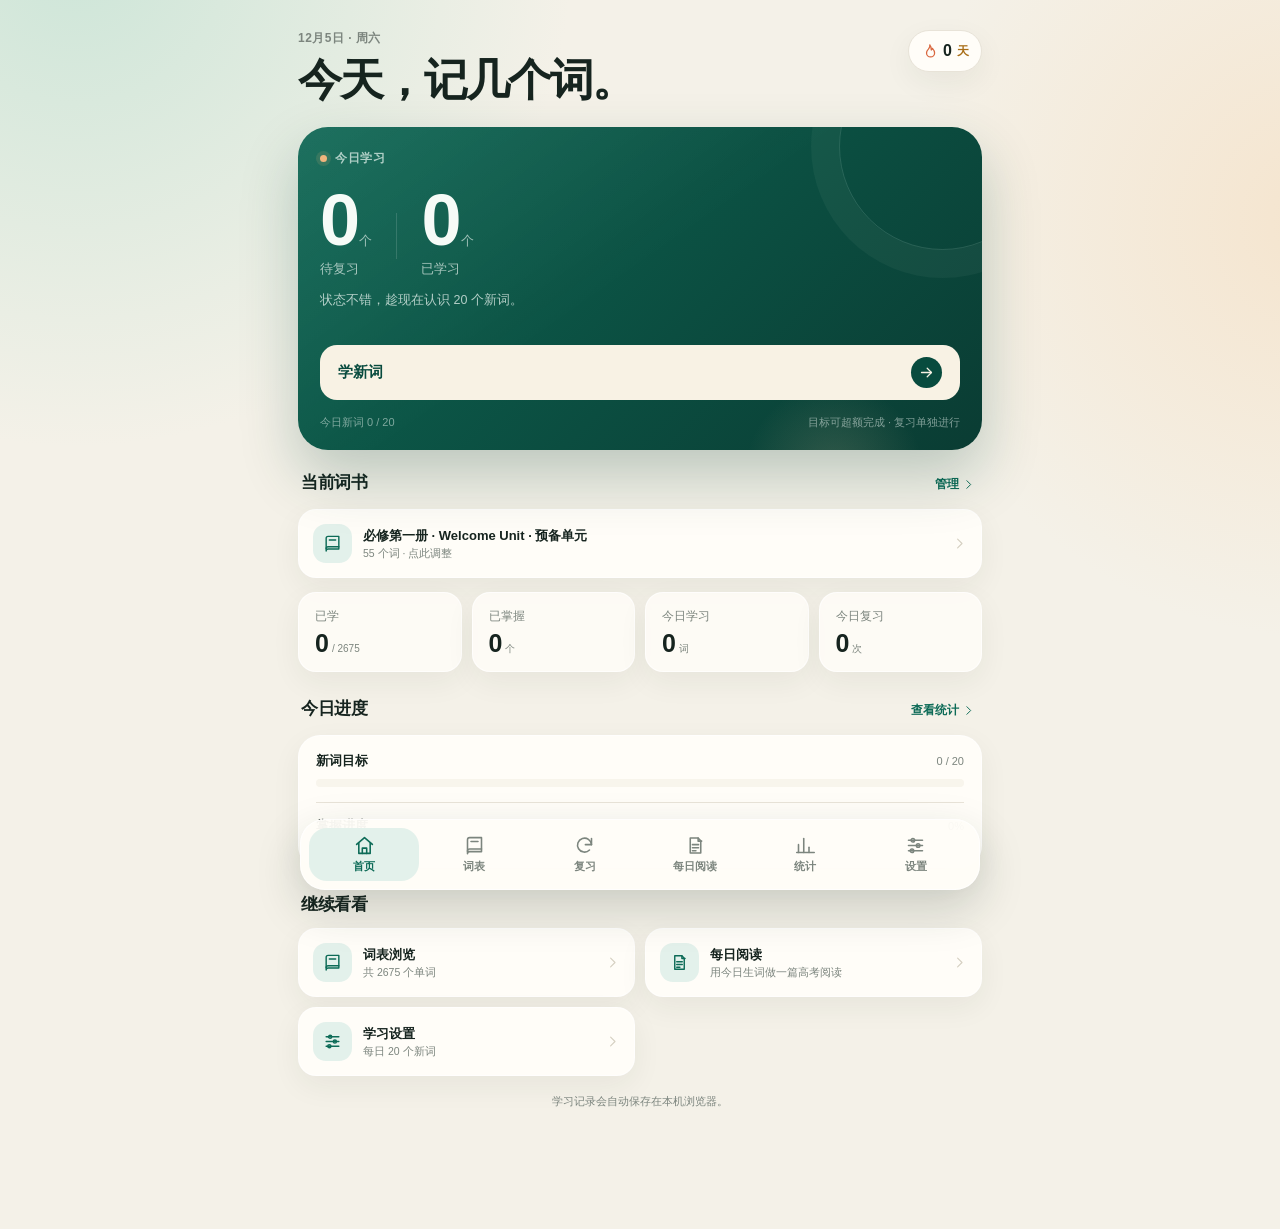
<file: index.html>
<!DOCTYPE html>
<html lang="zh-CN">
<head>
  <meta charset="UTF-8">
  <meta name="viewport" content="width=device-width, initial-scale=1, viewport-fit=cover">
  <meta name="theme-color" content="#f4f1e8">
  <meta name="description" content="小单词机：一款离线可用的轻量背单词应用，支持艾宾浩斯复习、发音与学习统计。">
  <title>小单词机 · 背单词</title>
  <link rel="icon" href="favicon.ico" sizes="any">
  <link rel="icon" type="image/png" href="favicon-32.png" sizes="32x32">
  <link rel="apple-touch-icon" href="apple-touch-icon.png">
  <link rel="manifest" href="site.webmanifest">
  <link rel="stylesheet" href="style.css">
</head>
<body>
  <div class="app" id="app">
    <main class="app-main" id="app-main">
      <!-- 首页 -->
      <section class="view" id="view-home" data-view="home"></section>

      <!-- 学习新词 -->
      <section class="view study-view" id="view-study" data-view="study" hidden></section>

      <!-- 选择词书 -->
      <section class="view" id="view-books" data-view="books" hidden></section>

      <!-- 词表浏览 -->
      <section class="view" id="view-browse" data-view="browse" hidden></section>

      <!-- 复习 -->
      <section class="view" id="view-review" data-view="review" hidden></section>

      <!-- 每日阅读 -->
      <section class="view" id="view-reading" data-view="reading" hidden></section>

      <!-- 学习统计 -->
      <section class="view" id="view-stats" data-view="stats" hidden></section>

      <!-- 设置 -->
      <section class="view" id="view-settings" data-view="settings" hidden></section>
    </main>

    <!-- 手机底部导航 -->
    <nav class="tabbar" id="tabbar" aria-label="主导航">
      <button class="tab-item" type="button" data-nav="home" aria-label="首页">
        <svg class="tab-icon" viewBox="0 0 24 24" fill="none" stroke="currentColor" stroke-width="1.8" stroke-linecap="round" stroke-linejoin="round" aria-hidden="true">
          <path d="M3 10.8 12 3l9 7.8"></path>
          <path d="M5.5 9.5V21h13V9.5"></path>
          <path d="M9.5 21v-6h5v6"></path>
        </svg>
        <span>首页</span>
      </button>
      <button class="tab-item" type="button" data-nav="browse" aria-label="词表">
        <svg class="tab-icon" viewBox="0 0 24 24" fill="none" stroke="currentColor" stroke-width="1.8" stroke-linecap="round" stroke-linejoin="round" aria-hidden="true">
          <path d="M4 5.5A2.5 2.5 0 0 1 6.5 3H20v16H6.5A2.5 2.5 0 0 0 4 21.5z"></path>
          <path d="M4 18.5A2.5 2.5 0 0 1 6.5 16H20"></path>
          <path d="M8 7.5h8"></path>
        </svg>
        <span>词表</span>
      </button>
      <button class="tab-item" type="button" data-nav="review" aria-label="复习">
        <svg class="tab-icon" viewBox="0 0 24 24" fill="none" stroke="currentColor" stroke-width="1.8" stroke-linecap="round" stroke-linejoin="round" aria-hidden="true">
          <path d="M20 11a8 8 0 1 0-2.3 6.2"></path>
          <path d="M20 4v7h-7"></path>
        </svg>
        <span>复习</span>
      </button>
      <button class="tab-item" type="button" data-nav="reading" aria-label="每日阅读">
        <svg class="tab-icon" viewBox="0 0 24 24" fill="none" stroke="currentColor" stroke-width="1.8" stroke-linecap="round" stroke-linejoin="round" aria-hidden="true">
          <path d="M6 3.5h9l3 3V20.5H6z"></path>
          <path d="M15 3.5V7h4"></path>
          <path d="M8.5 11h7"></path>
          <path d="M8.5 14.5h7"></path>
          <path d="M8.5 18h4"></path>
        </svg>
        <span>每日阅读</span>
      </button>
      <button class="tab-item" type="button" data-nav="stats" aria-label="统计">
        <svg class="tab-icon" viewBox="0 0 24 24" fill="none" stroke="currentColor" stroke-width="1.8" stroke-linecap="round" stroke-linejoin="round" aria-hidden="true">
          <path d="M4 20V11"></path>
          <path d="M10 20V4"></path>
          <path d="M16 20v-6"></path>
          <path d="M22 20H2"></path>
        </svg>
        <span>统计</span>
      </button>
      <button class="tab-item" type="button" data-nav="settings" aria-label="设置">
        <svg class="tab-icon" viewBox="0 0 24 24" fill="none" stroke="currentColor" stroke-width="1.8" stroke-linecap="round" stroke-linejoin="round" aria-hidden="true">
          <path d="M4 6h16"></path>
          <path d="M4 12h16"></path>
          <path d="M4 18h16"></path>
          <circle cx="9" cy="6" r="2"></circle>
          <circle cx="15" cy="12" r="2"></circle>
          <circle cx="8" cy="18" r="2"></circle>
        </svg>
        <span>设置</span>
      </button>
    </nav>
  </div>

  <!-- 全局提示 -->
  <div class="toast" id="toast" role="status" aria-live="polite" aria-atomic="true"></div>

  <!-- 备份文件选择器 -->
  <input class="visually-hidden" id="import-backup-input" type="file" accept=".json,application/json" tabindex="-1" aria-hidden="true">

  <noscript>
    <div class="noscript">请启用 JavaScript 后使用小单词机。</div>
  </noscript>

  <script src="morphology.js"></script>
  <script src="morph-table.js"></script>
  <script src="words.js"></script>
  <script src="app.js"></script>
</body>
</html>
</file>
<file: style.css>
/* =========================================================
   小单词机 · 样式
   手机优先、纯 CSS、无外部字体与资源。
   ========================================================= */

:root {
  --bg: #f4f1e8;
  --bg-glow: #dfeee6;
  --surface: #fffdf8;
  --surface-soft: #f8f5ec;
  --surface-tint: #eef7f2;
  --ink: #16241f;
  --ink-soft: #45524c;
  --muted: #7c857e;
  --line: #e8e3d8;
  --line-strong: #d5cfc1;

  --primary: #0d6b57;
  --primary-deep: #084b3e;
  --primary-soft: #e3f1eb;
  --accent: #d9673f;
  --accent-soft: #fbede5;
  --amber: #a96e17;
  --amber-soft: #fbf1dc;
  --danger: #b24f47;
  --danger-soft: #fae9e6;

  /* 图表色：来自经验证的双色分类色板（surface 上的对比度与色盲可分辨性均通过校验） */
  --chart-learned: #2a78d6;
  --chart-review: #eb6834;
  --chart-surface: #fffdf8;

  --shadow-soft: 0 10px 30px rgba(27, 49, 39, 0.06);
  --shadow-card: 0 22px 60px rgba(27, 49, 39, 0.11);
  --shadow-dock: 0 18px 46px rgba(24, 44, 35, 0.18);

  --radius-xl: 30px;
  --radius-lg: 22px;
  --radius-md: 16px;
  --radius-sm: 12px;
  --page-max: 720px;
  --dock-width: 680px;

  color-scheme: light;
}

* {
  box-sizing: border-box;
}

html {
  min-height: 100%;
  background: var(--bg);
}

body {
  min-width: 300px;
  min-height: 100vh;
  min-height: 100dvh;
  margin: 0;
  color: var(--ink);
  background:
    radial-gradient(circle at 6% -4%, rgba(190, 225, 210, 0.72), transparent 31rem),
    radial-gradient(circle at 103% 18%, rgba(246, 218, 184, 0.54), transparent 26rem),
    var(--bg);
  font-family: -apple-system, BlinkMacSystemFont, "Segoe UI", "PingFang SC",
    "Hiragino Sans GB", "Microsoft YaHei", "Noto Sans CJK SC", sans-serif;
  -webkit-font-smoothing: antialiased;
  -webkit-tap-highlight-color: transparent;
}

button,
input,
textarea {
  font: inherit;
}

button {
  color: inherit;
  border: 0;
  cursor: pointer;
}

button:disabled {
  cursor: not-allowed;
}

* {
  /* ColorOS / Android WebView 点按高亮：全局透明（含 rgba 写法兼容旧内核） */
  -webkit-tap-highlight-color: transparent;
  -webkit-tap-highlight-color: rgba(0, 0, 0, 0);
}

button,
a,
input,
textarea,
select,
[tabindex],
[role="button"],
.btn,
.tab-item,
.card {
  -webkit-tap-highlight-color: transparent;
  -webkit-tap-highlight-color: rgba(0, 0, 0, 0);
  /* 旧 WebKit 的系统焦点圈颜色 */
  -webkit-focus-ring-color: transparent;
}

/* 触摸点击后不留系统焦点框；键盘用户仍保留下面的 focus-visible 细描边 */
button:focus,
a:focus,
input:focus,
textarea:focus,
select:focus,
[tabindex]:focus,
[role="button"]:focus,
.btn:focus,
.tab-item:focus,
.card:focus {
  outline: none;
}

button:focus-visible,
a:focus-visible,
input:focus-visible,
textarea:focus-visible,
select:focus-visible,
[tabindex]:focus-visible,
[role="button"]:focus-visible,
.btn:focus-visible,
.tab-item:focus-visible,
.card:focus-visible {
  outline: 2px solid rgba(13, 107, 87, 0.2);
  outline-offset: 2px;
}

::selection {
  color: #fff;
  background: var(--primary);
}

[hidden],
.visually-hidden {
  display: none !important;
}

.sr-only {
  position: absolute !important;
  width: 1px !important;
  height: 1px !important;
  padding: 0 !important;
  margin: -1px !important;
  overflow: hidden !important;
  clip: rect(0, 0, 0, 0) !important;
  white-space: nowrap !important;
  border: 0 !important;
}

.noscript {
  position: fixed;
  inset: 20px;
  z-index: 100;
  height: fit-content;
  padding: 18px;
  color: var(--ink);
  text-align: center;
  background: var(--surface);
  border-radius: var(--radius-md);
  box-shadow: var(--shadow-card);
}

.app {
  position: relative;
  width: 100%;
  max-width: var(--page-max);
  min-height: 100vh;
  min-height: 100dvh;
  margin: 0 auto;
}

.app-main {
  width: 100%;
}

.view {
  width: 100%;
}

.page {
  width: 100%;
  max-width: var(--page-max);
  min-height: 100vh;
  min-height: 100dvh;
  margin: 0 auto;
  padding: calc(24px + env(safe-area-inset-top)) 18px calc(118px + env(safe-area-inset-bottom));
}

.icon {
  display: inline-block;
  flex: 0 0 auto;
  vertical-align: -0.15em;
}

/* ---------- 底部导航 ---------- */

.tabbar {
  position: fixed;
  z-index: 30;
  bottom: calc(10px + env(safe-area-inset-bottom));
  left: 50%;
  display: grid;
  grid-template-columns: repeat(6, 1fr);
  width: min(calc(100% - 24px), var(--dock-width));
  padding: 8px;
  background: rgba(255, 253, 248, 0.96);
  border: 1px solid rgba(255, 255, 255, 0.78);
  border-radius: 25px;
  box-shadow: var(--shadow-dock);
  backdrop-filter: none;
  -webkit-backdrop-filter: none;
  transform: translateX(-50%);
}


.app.is-studying .tabbar,
.app.is-reviewing .tabbar {
  display: none;
}

.tab-item {
  display: flex;
  flex-direction: column;
  gap: 3px;
  align-items: center;
  justify-content: center;
  min-width: 0;
  height: 53px;
  color: var(--muted);
  background: transparent;
  border-radius: 18px;
  font-size: 10px;
  font-weight: 600;
  transition: color 160ms ease, background 160ms ease, transform 160ms ease;
}

.tab-item:active {
  transform: scale(0.94);
}

.tab-item.is-active {
  color: var(--primary);
  background: var(--primary-soft);
}

.tab-icon {
  width: 21px;
  height: 21px;
}

/* ---------- 通用标题与按钮 ---------- */

.page-head {
  display: flex;
  gap: 16px;
  align-items: flex-start;
  justify-content: space-between;
  margin-bottom: 22px;
}

.page-kicker,
.eyebrow {
  margin: 0 0 7px;
  color: var(--muted);
  font-size: 12px;
  font-weight: 650;
  letter-spacing: 0.1em;
}

.page-title {
  margin: 0;
  font-size: clamp(29px, 7.2vw, 38px);
  line-height: 1.16;
  letter-spacing: -0.035em;
}

.page-sub {
  max-width: 31em;
  margin: 9px 0 0;
  color: var(--ink-soft);
  font-size: 13.5px;
  line-height: 1.65;
}

.section {
  margin-top: 26px;
}

.section-head {
  display: flex;
  gap: 12px;
  align-items: baseline;
  justify-content: space-between;
  margin-bottom: 12px;
  padding: 0 3px;
}

.section-head h2 {
  margin: 0;
  font-size: 17px;
  line-height: 1.3;
  letter-spacing: -0.015em;
}

.text-link {
  display: inline-flex;
  gap: 3px;
  align-items: center;
  padding: 4px;
  color: var(--primary);
  background: transparent;
  font-size: 12px;
  font-weight: 650;
}

.btn {
  display: inline-flex;
  gap: 8px;
  align-items: center;
  justify-content: center;
  min-height: 48px;
  padding: 0 18px;
  border: 1px solid transparent;
  border-radius: 15px;
  font-size: 14px;
  font-weight: 700;
  transition: transform 150ms ease, background 150ms ease, border-color 150ms ease, opacity 150ms ease;
}

.btn:active {
  transform: scale(0.975);
}

.btn-primary {
  color: #fff;
  background: var(--primary);
}

.btn-primary:hover {
  background: var(--primary-deep);
}

.btn-secondary {
  color: var(--primary-deep);
  background: var(--surface);
  border-color: var(--line);
}

.btn-secondary:hover {
  background: var(--surface-soft);
  border-color: var(--line-strong);
}

.btn-ghost {
  color: var(--ink-soft);
  background: transparent;
  border-color: var(--line);
}

.btn-danger {
  color: var(--danger);
  background: var(--danger-soft);
  border-color: rgba(178, 79, 71, 0.16);
}

.btn-danger:hover {
  background: #f6deda;
}

.btn-block {
  width: 100%;
}

.btn-small {
  min-height: 39px;
  padding: 0 13px;
  border-radius: 12px;
  font-size: 12.5px;
}

.btn:disabled {
  opacity: 0.55;
}

.icon-button {
  display: inline-flex;
  flex: 0 0 auto;
  align-items: center;
  justify-content: center;
  width: 44px;
  height: 44px;
  color: var(--ink-soft);
  background: var(--surface);
  border: 1px solid var(--line);
  border-radius: 50%;
  transition: transform 150ms ease, background 150ms ease;
}

.icon-button:hover {
  background: var(--surface-soft);
}

.icon-button:active {
  transform: scale(0.93);
}

/* =========================================================
   首页
   ========================================================= */

.home-head {
  display: flex;
  gap: 16px;
  align-items: flex-start;
  justify-content: space-between;
  margin: 6px 0 22px;
}

.home-head h1 {
  max-width: 9em;
  margin: 0;
  font-size: clamp(31px, 8.5vw, 44px);
  line-height: 1.13;
  letter-spacing: -0.045em;
}

.date-label {
  margin: 0 0 8px;
  color: var(--muted);
  font-size: 12px;
  font-weight: 600;
  letter-spacing: 0.04em;
}

.streak-chip {
  display: flex;
  flex: 0 0 auto;
  gap: 5px;
  align-items: center;
  min-height: 42px;
  padding: 0 12px;
  color: var(--amber);
  background: var(--surface);
  border: 1px solid var(--line);
  border-radius: 999px;
  box-shadow: var(--shadow-soft);
  font-size: 12px;
  font-weight: 600;
}

.streak-chip strong {
  color: var(--ink);
  font-size: 16px;
  font-weight: 750;
}

.streak-chip .icon {
  color: var(--accent);
}

.hero-card {
  position: relative;
  overflow: hidden;
  padding: 23px 22px 20px;
  color: #f6fbf7;
  background:
    linear-gradient(145deg, rgba(255, 255, 255, 0.07), transparent 48%),
    linear-gradient(135deg, #0d6653 0%, #0b4d40 58%, #0a3c33 100%);
  border-radius: var(--radius-xl);
  box-shadow: 0 26px 58px rgba(9, 67, 54, 0.24);
}

.hero-card::before,
.hero-card::after {
  position: absolute;
  pointer-events: none;
  content: "";
  border-radius: 50%;
}

.hero-card::before {
  top: -84px;
  right: -64px;
  width: 205px;
  height: 205px;
  border: 1px solid rgba(220, 244, 230, 0.14);
  box-shadow: 0 0 0 28px rgba(220, 244, 230, 0.045);
}

.hero-card::after {
  right: 58px;
  bottom: -112px;
  width: 180px;
  height: 180px;
  background: radial-gradient(circle, rgba(246, 205, 164, 0.17), transparent 70%);
}

.hero-kicker {
  position: relative;
  z-index: 1;
  display: flex;
  gap: 8px;
  align-items: center;
  margin: 0;
  color: rgba(238, 249, 243, 0.7);
  font-size: 12px;
  font-weight: 600;
  letter-spacing: 0.06em;
}

.hero-kicker::before {
  width: 7px;
  height: 7px;
  background: #f0b57d;
  border-radius: 50%;
  box-shadow: 0 0 0 4px rgba(240, 181, 125, 0.13);
  content: "";
}

.hero-stats {
  position: relative;
  z-index: 1;
  display: flex;
  gap: 24px;
  align-items: flex-end;
  margin: 20px 0 13px;
}

.hero-stat {
  min-width: 0;
}

.hero-number {
  display: inline-block;
  font-size: clamp(52px, 15vw, 72px);
  font-weight: 760;
  line-height: 0.92;
  letter-spacing: -0.065em;
}

.hero-unit {
  margin-left: 4px;
  color: rgba(242, 249, 245, 0.62);
  font-size: 13px;
  font-weight: 500;
}

.hero-label {
  display: block;
  margin-top: 8px;
  color: rgba(242, 249, 245, 0.67);
  font-size: 12.5px;
}

.hero-divider {
  width: 1px;
  height: 46px;
  margin-bottom: 19px;
  background: rgba(255, 255, 255, 0.14);
}

.hero-copy {
  position: relative;
  z-index: 1;
  min-height: 2.9em;
  margin: 0 0 18px;
  color: rgba(241, 249, 245, 0.72);
  font-size: 12.5px;
  line-height: 1.55;
}

.hero-cta {
  position: relative;
  z-index: 1;
  display: flex;
  gap: 10px;
  align-items: center;
  justify-content: space-between;
  width: 100%;
  min-height: 55px;
  padding: 0 18px;
  color: var(--primary-deep);
  background: #f8f2e4;
  border-radius: 17px;
  font-size: 14.5px;
  font-weight: 750;
  transition: transform 150ms ease, background 150ms ease;
}

.hero-cta:not(:disabled):hover {
  background: #fffaf0;
}

.hero-cta:not(:disabled):active {
  transform: scale(0.985);
}

.hero-cta:disabled {
  color: rgba(8, 75, 62, 0.52);
  background: rgba(248, 242, 228, 0.54);
}

.hero-cta-arrow {
  display: inline-flex;
  align-items: center;
  justify-content: center;
  width: 31px;
  height: 31px;
  color: #f8f2e4;
  background: var(--primary-deep);
  border-radius: 50%;
}

.hero-cta:disabled .hero-cta-arrow {
  color: rgba(8, 75, 62, 0.42);
  background: rgba(8, 75, 62, 0.09);
}

.hero-review-cta {
  position: relative;
  z-index: 1;
  display: flex;
  gap: 10px;
  align-items: center;
  justify-content: space-between;
  width: 100%;
  min-height: 46px;
  margin-top: 9px;
  padding: 0 15px;
  color: rgba(244, 251, 247, 0.86);
  background: rgba(255, 255, 255, 0.075);
  border: 1px solid rgba(233, 247, 239, 0.17);
  border-radius: 15px;
  font-size: 12.5px;
  font-weight: 700;
  transition: background 150ms ease, transform 150ms ease;
}

.hero-review-cta:hover {
  background: rgba(255, 255, 255, 0.12);
}

.hero-review-cta:active {
  transform: scale(0.985);
}

.hero-review-copy {
  display: flex;
  gap: 6px;
  align-items: center;
  min-width: 0;
}

.hero-review-copy strong {
  color: #fff;
  font-size: 15px;
  font-variant-numeric: tabular-nums;
}

.hero-review-copy small {
  color: rgba(241, 249, 245, 0.58);
  font-size: 10.5px;
  font-weight: 500;
}

.hero-review-arrow {
  display: inline-flex;
  color: rgba(241, 249, 245, 0.55);
}

.hero-foot {
  position: relative;
  z-index: 1;
  display: flex;
  gap: 12px;
  align-items: center;
  justify-content: space-between;
  margin-top: 15px;
  color: rgba(241, 249, 245, 0.5);
  font-size: 11px;
}

.hero-foot span:last-child {
  text-align: right;
}

.stats-grid {
  display: grid;
  grid-template-columns: repeat(2, minmax(0, 1fr));
  gap: 10px;
  margin-top: 14px;
}

.stat-card {
  min-width: 0;
  padding: 16px 16px 15px;
  background: rgba(255, 253, 248, 0.82);
  border: 1px solid rgba(255, 255, 255, 0.72);
  border-radius: 18px;
  box-shadow: var(--shadow-soft);
}

.stat-label {
  display: block;
  margin-bottom: 7px;
  color: var(--muted);
  font-size: 11.5px;
}

.stat-value {
  display: flex;
  gap: 4px;
  align-items: baseline;
  color: var(--ink);
  font-size: 25px;
  font-weight: 750;
  line-height: 1;
  letter-spacing: -0.04em;
}

.stat-value small {
  color: var(--muted);
  font-size: 10px;
  font-weight: 500;
  letter-spacing: 0;
}

.panel {
  padding: 17px 17px 15px;
  background: var(--surface);
  border: 1px solid rgba(255, 255, 255, 0.7);
  border-radius: var(--radius-lg);
  box-shadow: var(--shadow-soft);
}

.goal-row + .goal-row {
  margin-top: 15px;
  padding-top: 15px;
  border-top: 1px solid var(--line);
}

.goal-head {
  display: flex;
  gap: 12px;
  align-items: baseline;
  justify-content: space-between;
  margin-bottom: 9px;
  color: var(--ink-soft);
  font-size: 12.5px;
}

.goal-head strong {
  color: var(--ink);
  font-size: 12.5px;
}

.goal-head span {
  color: var(--muted);
  font-size: 11px;
}

.progress-track {
  width: 100%;
  height: 8px;
  overflow: hidden;
  background: var(--surface-soft);
  border-radius: 999px;
}

.progress-fill {
  display: block;
  width: 0;
  height: 100%;
  background: linear-gradient(90deg, #0d6b57, #55a786);
  border-radius: inherit;
  transition: width 420ms cubic-bezier(0.2, 0.75, 0.2, 1);
}

.progress-fill.is-warm {
  background: linear-gradient(90deg, #d9673f, #e8a06e);
}

.link-grid {
  display: grid;
  grid-template-columns: repeat(2, minmax(0, 1fr));
  gap: 10px;
}

.link-card {
  display: flex;
  gap: 11px;
  align-items: center;
  min-width: 0;
  padding: 14px;
  text-align: left;
  background: var(--surface);
  border: 1px solid rgba(255, 255, 255, 0.7);
  border-radius: 18px;
  box-shadow: var(--shadow-soft);
  transition: transform 150ms ease, box-shadow 150ms ease;
}

.link-card:hover {
  box-shadow: 0 14px 35px rgba(27, 49, 39, 0.09);
  transform: translateY(-1px);
}

.link-card:active {
  transform: scale(0.98);
}

.link-icon {
  display: flex;
  flex: 0 0 auto;
  align-items: center;
  justify-content: center;
  width: 39px;
  height: 39px;
  color: var(--primary);
  background: var(--primary-soft);
  border-radius: 13px;
}

.link-copy {
  min-width: 0;
}

.link-copy strong {
  display: block;
  font-size: 13px;
  line-height: 1.4;
}

.link-copy span {
  display: block;
  overflow: hidden;
  margin-top: 2px;
  color: var(--muted);
  font-size: 10.5px;
  text-overflow: ellipsis;
  white-space: nowrap;
}

.link-arrow {
  margin-left: auto;
  color: var(--line-strong);
}

/* 首页 · 今日 bot 任务 */
.bot-card {
  padding: 15px 16px;
}

.bot-item + .bot-item {
  margin-top: 13px;
  padding-top: 13px;
  border-top: 1px solid var(--line);
}

.bot-item-head {
  display: flex;
  gap: 10px;
  align-items: baseline;
  justify-content: space-between;
}

.bot-item-title {
  min-width: 0;
  margin: 0;
  font-size: 13.5px;
  line-height: 1.45;
  letter-spacing: -0.01em;
}

.bot-item-from {
  flex: 0 0 auto;
  color: var(--muted);
  font-size: 10.5px;
  white-space: nowrap;
}

.bot-word-list {
  display: flex;
  flex-wrap: wrap;
  gap: 6px;
  margin-top: 9px;
}

.bot-word-chip {
  min-height: 32px;
  padding: 5px 11px;
  color: var(--primary-deep);
  background: var(--primary-soft);
  border: 1px solid transparent;
  border-radius: 999px;
  font-size: 12.5px;
  font-weight: 650;
  letter-spacing: 0;
  transition: border-color 150ms ease, transform 150ms ease;
}

.bot-word-chip:hover {
  border-color: rgba(13, 107, 87, 0.28);
}

.bot-word-chip:active {
  transform: scale(0.96);
}

.bot-item-note {
  margin: 9px 0 0;
  color: var(--ink-soft);
  font-size: 11.5px;
  line-height: 1.6;
}

.bot-empty {
  margin: 0;
  color: var(--muted);
  font-size: 12.5px;
  line-height: 1.6;
}

.bot-assignment-section .text-link:disabled {
  opacity: 0.5;
}

.bot-word-sheet {
  z-index: 45;
}

.muted-note {
  margin: 17px 4px 0;
  color: var(--muted);
  font-size: 11px;
  line-height: 1.6;
  text-align: center;
}

.empty-home {
  padding: 44px 22px;
  text-align: center;
  background: var(--surface);
  border: 1px dashed var(--line-strong);
  border-radius: var(--radius-lg);
}

.empty-home .empty-icon {
  margin: 0 auto 14px;
}

/* =========================================================
   学习 / 复习
   ========================================================= */

.study-view {
  padding: 0;
}

.study-page {
  display: flex;
  flex-direction: column;
  width: 100%;
  max-width: var(--page-max);
  height: 100vh;
  height: 100dvh;
  margin: 0 auto;
  padding: calc(12px + env(safe-area-inset-top)) 16px calc(14px + env(safe-area-inset-bottom));
  overflow: hidden;
}

.study-topbar {
  display: flex;
  flex: 0 0 auto;
  gap: 13px;
  align-items: center;
  padding: 0 2px 13px;
}

.study-back {
  width: 42px;
  height: 42px;
  background: rgba(255, 253, 248, 0.78);
}

.study-progress {
  flex: 1;
  min-width: 0;
}

.study-progress-copy {
  display: flex;
  gap: 10px;
  align-items: center;
  justify-content: space-between;
  margin-bottom: 7px;
  color: var(--muted);
  font-size: 11px;
}

.study-progress-copy strong {
  color: var(--ink-soft);
  font-weight: 700;
}

.study-progress-copy span:last-child {
  overflow: hidden;
  text-overflow: ellipsis;
  white-space: nowrap;
}

.study-progress-track {
  width: 100%;
  height: 6px;
  overflow: hidden;
  background: rgba(255, 253, 248, 0.66);
  border-radius: 999px;
}

.study-progress-fill {
  display: block;
  width: 0;
  height: 100%;
  background: var(--primary);
  border-radius: inherit;
  transition: width 300ms ease;
}

.study-progress-track.is-daily {
  display: flex;
}

.study-progress-track.is-daily .study-progress-fill {
  flex: 0 0 auto;
  height: 100%;
  border-radius: 0;
}

.study-progress-track.is-daily .study-progress-fill.is-extra {
  background: var(--danger);
}

.study-main {
  display: flex;
  flex: 1 1 auto;
  flex-direction: column;
  min-height: 0;
}

.word-card {
  display: flex;
  flex: 1 1 auto;
  flex-direction: column;
  min-height: 0;
  padding: 19px 20px 22px;
  overflow-y: auto;
  overscroll-behavior: contain;
  background: var(--surface);
  border: 1px solid rgba(255, 255, 255, 0.82);
  border-radius: var(--radius-xl);
  box-shadow: var(--shadow-card);
  scrollbar-width: thin;
  scrollbar-color: var(--line-strong) transparent;
  animation: card-in 280ms cubic-bezier(0.2, 0.78, 0.2, 1);
}

@keyframes card-in {
  from {
    opacity: 0;
    transform: translateY(8px) scale(0.992);
  }
  to {
    opacity: 1;
    transform: translateY(0) scale(1);
  }
}

.card-meta {
  display: flex;
  flex: 0 0 auto;
  gap: 10px;
  align-items: center;
  justify-content: space-between;
}

.card-meta-left {
  display: flex;
  flex-wrap: wrap;
  gap: 7px;
  align-items: center;
  min-width: 0;
}

.mode-badge {
  display: inline-flex;
  gap: 5px;
  align-items: center;
  height: 27px;
  padding: 0 10px;
  border-radius: 999px;
  font-size: 10.5px;
  font-weight: 700;
  letter-spacing: 0.03em;
}

.mode-badge.is-new {
  color: #92512f;
  background: var(--accent-soft);
}

.mode-badge.is-review {
  color: var(--primary-deep);
  background: var(--primary-soft);
}

.stage-label {
  color: var(--muted);
  font-size: 10.5px;
  font-variant-numeric: tabular-nums;
}

.ebbinghaus-dots {
  display: inline-flex;
  flex: 0 0 auto;
  gap: 4px;
  align-items: center;
}

.ebbinghaus-dot {
  display: inline-flex;
  flex: 0 0 auto;
  width: 17px;
  height: 17px;
  align-items: center;
  justify-content: center;
  border-radius: 50%;
  font-size: 9px;
  font-weight: 600;
  font-variant-numeric: tabular-nums;
  line-height: 1;
}

.ebbinghaus-dot.is-lit {
  color: var(--surface);
  background: var(--primary);
}

.ebbinghaus-dot.is-dim {
  color: var(--muted);
  background: var(--line);
}

.review-card-meta .ebbinghaus-dots,
.card-meta .ebbinghaus-dots,
.review-browse-meta .ebbinghaus-dots {
  margin-left: auto;
}

.card-tag {
  color: var(--muted);
  font-size: 10.5px;
}

.word-main {
  flex: 0 0 auto;
  padding: clamp(23px, 5.5vh, 48px) 0 20px;
  text-align: center;
}

.word-title {
  max-width: 100%;
  margin: 0;
  overflow-wrap: anywhere;
  color: var(--ink);
  font-size: clamp(45px, 13.2vw, 70px);
  font-weight: 760;
  line-height: 1.03;
  letter-spacing: -0.045em;
}

.word-title.is-long {
  font-size: clamp(32px, 9.8vw, 50px);
  letter-spacing: -0.03em;
}

.word-phonetic {
  min-height: 1.4em;
  margin: 12px 0 0;
  color: var(--muted);
  font-size: 14px;
  letter-spacing: 0.015em;
}

.audio-actions {
  display: flex;
  gap: 8px;
  justify-content: center;
  margin-top: 15px;
}

.audio-pill {
  display: inline-flex;
  gap: 5px;
  align-items: center;
  justify-content: center;
  height: 34px;
  padding: 0 12px;
  color: var(--ink-soft);
  background: var(--surface-soft);
  border: 1px solid var(--line);
  border-radius: 999px;
  font-size: 11.5px;
  font-weight: 650;
  transition: color 150ms ease, background 150ms ease, transform 150ms ease;
}

.audio-pill:hover {
  color: var(--primary);
  background: var(--primary-soft);
}

.audio-pill:active {
  transform: scale(0.94);
}

.meaning-zone {
  flex: 0 0 auto;
  margin-top: auto;
}

.meaning-cover {
  display: flex;
  flex-direction: column;
  gap: 6px;
  align-items: center;
  justify-content: center;
  width: 100%;
  min-height: clamp(158px, 25vh, 218px);
  padding: 28px 36px;
  color: var(--ink-soft);
  background: transparent;
  border: none;
  border-radius: 0;
  box-shadow: none;
  transition: opacity 180ms ease;
}

.meaning-cover:hover {
  background: transparent;
  opacity: 0.92;
}

.meaning-cover:active {
  transform: scale(0.995);
}

.meaning-cover-icon {
  display: flex;
  align-items: center;
  justify-content: center;
  width: 46px;
  height: 46px;
  margin-bottom: 3px;
  color: var(--primary);
  background: rgba(255, 253, 248, 0.75);
  border-radius: 50%;
  box-shadow: 0 8px 18px rgba(13, 107, 87, 0.08);
}

.meaning-cover-title {
  color: var(--ink);
  font-size: 14px;
  font-weight: 700;
}

.meaning-cover-sub {
  color: var(--muted);
  font-size: 11px;
}

.meaning-content {
  padding: 2px 0 0;
  animation: fade-up 220ms ease both;
}

@keyframes fade-up {
  from {
    opacity: 0;
    transform: translateY(5px);
  }
  to {
    opacity: 1;
    transform: translateY(0);
  }
}

.definition-line {
  display: flex;
  gap: 9px;
  align-items: flex-start;
}

.pos-pill {
  display: inline-flex;
  flex: 0 0 auto;
  align-items: center;
  height: 24px;
  margin-top: 2px;
  padding: 0 8px;
  color: var(--primary);
  background: var(--primary-soft);
  border-radius: 7px;
  font-size: 10.5px;
  font-weight: 700;
}

.definition-text {
  margin: 0;
  color: var(--ink);
  font-size: clamp(18px, 4.5vw, 21px);
  font-weight: 620;
  line-height: 1.55;
}

.info-block {
  margin-top: 17px;
  padding-top: 15px;
  border-top: 1px solid var(--line);
}

.info-title {
  margin: 0 0 9px;
  color: var(--muted);
  font-size: 10px;
  font-weight: 700;
  letter-spacing: 0.11em;
}

.collocation-list {
  display: grid;
  gap: 6px;
  margin: 0;
  padding: 0;
  list-style: none;
}

.collocation-item {
  display: flex;
  gap: 12px;
  align-items: baseline;
  justify-content: space-between;
  padding: 9px 11px;
  background: var(--surface-soft);
  border-radius: 11px;
}

.collocation-en {
  color: var(--ink);
  font-size: 13px;
  font-weight: 600;
  line-height: 1.45;
  overflow-wrap: anywhere;
}

.collocation-cn {
  flex: 0 0 auto;
  color: var(--muted);
  font-size: 11px;
  line-height: 1.45;
  text-align: right;
}

.example-box {
  margin: 0;
  padding: 14px 18px;
  background: var(--surface-tint);
  border: none;
  border-radius: 13px;
}

.example-en {
  margin: 0;
  color: var(--ink);
  font-size: 13.5px;
  line-height: 1.65;
  overflow-wrap: anywhere;
}

.example-cn {
  margin: 5px 0 0;
  color: var(--ink-soft);
  font-size: 11.5px;
  line-height: 1.6;
}

.study-bottom {
  flex: 0 0 auto;
  padding-top: 4px;
}

.rating-bar {
  display: grid;
  grid-template-columns: repeat(3, minmax(0, 1fr));
  gap: 9px;
  padding-top: 11px;
}

.rating-btn {
  display: flex;
  gap: 8px;
  align-items: center;
  justify-content: center;
  min-width: 0;
  height: 66px;
  padding: 0 10px;
  border: 1px solid transparent;
  border-radius: 18px;
  transition: transform 140ms ease, filter 140ms ease, background 140ms ease;
}

.rating-btn:active {
  transform: scale(0.96);
}

.rating-icon {
  display: flex;
  flex: 0 0 auto;
  align-items: center;
  justify-content: center;
  width: 28px;
  height: 28px;
  border-radius: 50%;
  font-size: 14px;
  font-weight: 800;
}

.rating-copy {
  display: flex;
  flex-direction: column;
  min-width: 0;
  text-align: left;
}

.rating-copy b {
  font-size: 13.5px;
  line-height: 1.3;
  white-space: nowrap;
}

.rating-copy small {
  margin-top: 2px;
  font-size: 9.5px;
  font-weight: 500;
  white-space: nowrap;
  opacity: 0.68;
}

.rating-known {
  color: #0b604f;
  background: #e7f4ed;
  border-color: #d1eadd;
  -webkit-touch-callout: none;
  -webkit-user-select: none;
  user-select: none;
  touch-action: manipulation;
}

.rating-known .rating-icon {
  color: #fff;
  background: #1d856b;
}

.rating-fuzzy {
  color: #8d5e14;
  background: #fcf2df;
  border-color: #f1e2c4;
}

.rating-fuzzy .rating-icon {
  color: #fff;
  background: #cf9236;
}

.rating-unknown {
  color: #99433b;
  background: #fbece9;
  border-color: #f1d8d3;
}

.rating-unknown .rating-icon {
  color: #fff;
  background: #c8675d;
}

/* =========================================================
   选择词书 / 册与单元筛选
   ========================================================= */

.selection-section {
  margin-top: 22px;
}

.selection-card {
  width: 100%;
}

.filter-row {
  display: flex;
  flex-wrap: wrap;
  gap: 8px;
  margin-top: 10px;
}

.filter-field {
  display: flex;
  flex: 1 1 140px;
  gap: 8px;
  align-items: center;
  min-width: 0;
  height: 42px;
  padding: 0 12px;
  background: rgba(255, 253, 248, 0.78);
  border: 1px solid var(--line);
  border-radius: 13px;
}

.filter-label {
  flex: 0 0 auto;
  color: var(--muted);
  font-size: 11px;
  font-weight: 650;
}

.filter-select {
  flex: 1 1 auto;
  width: 100%;
  min-width: 0;
  height: 38px;
  color: var(--ink-soft);
  background: transparent;
  border: 0;
  outline: none;
  font-size: 12px;
  font-weight: 600;
}

.filter-select:focus-visible {
  outline: 2px solid rgba(13, 107, 87, 0.22);
  outline-offset: 2px;
  border-radius: 6px;
}

.books-summary {
  display: flex;
  gap: 12px;
  align-items: flex-start;
  justify-content: space-between;
  margin-bottom: 16px;
  padding: 17px 18px;
  background: linear-gradient(135deg, var(--surface-tint), var(--surface));
  border: 1px solid rgba(13, 107, 87, 0.12);
  border-radius: var(--radius-lg);
  box-shadow: var(--shadow-soft);
}

.books-summary-main {
  min-width: 0;
}

.books-summary-count {
  margin: 0;
  font-size: 19px;
  font-weight: 750;
  line-height: 1.3;
  letter-spacing: -0.02em;
}

.books-summary-copy {
  margin: 5px 0 0;
  color: var(--ink-soft);
  font-size: 11.5px;
  line-height: 1.6;
}

.books-summary .text-link {
  flex: 0 0 auto;
  white-space: nowrap;
}

.book-list {
  display: grid;
  gap: 10px;
}

.book-card {
  overflow: hidden;
  background: rgba(255, 253, 248, 0.92);
  border: 1px solid rgba(255, 255, 255, 0.72);
  border-radius: 20px;
  box-shadow: var(--shadow-soft);
  transition: border-color 160ms ease;
}

.book-card.has-selection {
  border-color: rgba(13, 107, 87, 0.25);
}

.book-card-head {
  display: flex;
  gap: 4px;
  align-items: stretch;
  padding: 4px 8px 4px 4px;
}

.book-toggle {
  display: flex;
  flex: 1 1 auto;
  gap: 10px;
  align-items: center;
  min-width: 0;
  padding: 11px 10px;
  text-align: left;
  background: transparent;
  border-radius: 14px;
  transition: background 150ms ease;
}

.book-toggle:hover {
  background: var(--surface-soft);
}

.book-toggle-copy {
  display: flex;
  flex-direction: column;
  gap: 3px;
  min-width: 0;
}

.book-name {
  font-size: 15px;
  font-weight: 750;
  line-height: 1.35;
  letter-spacing: -0.01em;
}

.book-count {
  color: var(--muted);
  font-size: 11px;
  line-height: 1.4;
}

.book-chevron {
  flex: 0 0 auto;
  margin-left: auto;
  color: var(--line-strong);
  transition: transform 160ms ease;
}

.book-chevron.is-open {
  transform: rotate(90deg);
}

.book-select-all {
  display: flex;
  flex: 0 0 auto;
  gap: 6px;
  align-items: center;
  padding: 0 9px;
  color: var(--ink-soft);
  font-size: 11.5px;
  font-weight: 650;
  white-space: nowrap;
  cursor: pointer;
}

.book-select-all input,
.unit-option input {
  flex: 0 0 auto;
  width: 17px;
  height: 17px;
  margin: 0;
  accent-color: var(--primary);
}

.book-panel {
  padding: 0 12px 12px;
}

.unit-option {
  display: flex;
  gap: 11px;
  align-items: center;
  padding: 11px 10px;
  border-top: 1px solid var(--line);
  border-radius: 10px;
  cursor: pointer;
  transition: background 150ms ease;
}

.unit-option:hover {
  background: var(--surface-soft);
}

.unit-option.is-selected {
  background: rgba(227, 241, 235, 0.5);
}

.unit-copy {
  display: flex;
  flex: 1 1 auto;
  gap: 10px;
  align-items: center;
  justify-content: space-between;
  min-width: 0;
}

.unit-title {
  min-width: 0;
  font-size: 13px;
  line-height: 1.45;
}

.unit-count {
  flex: 0 0 auto;
  color: var(--muted);
  font-size: 10.5px;
  white-space: nowrap;
}

@media (max-width: 360px) {
  .book-select-all {
    padding: 0 5px;
    font-size: 10.5px;
  }

  .book-count {
    font-size: 10px;
  }
}

@media (hover: hover) {
  .rating-known:hover {
    background: #dcf0e7;
  }

  .rating-fuzzy:hover {
    background: #faebd1;
  }

  .rating-unknown:hover {
    background: #f8e2de;
  }
}

.rating-hint {
  margin: 8px 0 0;
  color: var(--muted);
  font-size: 10px;
  text-align: center;
}

.master-direct-row {
  display: flex;
  justify-content: center;
  margin-top: 1px;
}

.master-direct-btn {
  padding: 5px 8px;
  color: var(--muted);
  font-size: 10px;
  font-weight: 600;
  background: transparent;
  border: 1px solid transparent;
  border-radius: 999px;
  text-decoration: underline;
  text-decoration-color: rgba(124, 133, 126, 0.4);
  text-underline-offset: 2px;
  opacity: 0.82;
}

.master-direct-btn:hover {
  color: var(--primary-deep);
  background: var(--primary-soft);
  text-decoration-color: transparent;
  opacity: 1;
}

.vocab-side .master-direct-btn {
  max-width: 64px;
  padding: 3px 4px;
  font-size: 9.5px;
  line-height: 1.35;
  text-align: center;
}

.app.is-answering .rating-btn {
  pointer-events: none;
}

/* 本轮完成 */

.summary-shell {
  display: flex;
  flex: 1 1 auto;
  min-height: 0;
  align-items: center;
  justify-content: center;
  padding: 10px 0;
}

.summary-card {
  width: 100%;
  max-width: 460px;
  padding: 32px 23px 24px;
  text-align: center;
  background: var(--surface);
  border: 1px solid rgba(255, 255, 255, 0.82);
  border-radius: var(--radius-xl);
  box-shadow: var(--shadow-card);
  animation: card-in 280ms ease both;
}

.summary-orbit {
  position: relative;
  display: flex;
  align-items: center;
  justify-content: center;
  width: 82px;
  height: 82px;
  margin: 0 auto 20px;
  background: var(--primary-soft);
  border-radius: 50%;
}

.summary-orbit::before,
.summary-orbit::after {
  position: absolute;
  border: 1px solid rgba(13, 107, 87, 0.12);
  border-radius: 50%;
  content: "";
}

.summary-orbit::before {
  inset: -8px;
}

.summary-orbit::after {
  inset: -17px;
  border-color: rgba(13, 107, 87, 0.07);
}

.summary-icon {
  display: flex;
  align-items: center;
  justify-content: center;
  width: 52px;
  height: 52px;
  color: #fff;
  background: var(--primary);
  border-radius: 50%;
  box-shadow: 0 10px 25px rgba(13, 107, 87, 0.26);
}

.summary-eyebrow {
  margin: 0 0 8px;
  color: var(--primary);
  font-size: 11px;
  font-weight: 700;
  letter-spacing: 0.12em;
}

.summary-title {
  margin: 0;
  font-size: clamp(25px, 7vw, 33px);
  line-height: 1.25;
  letter-spacing: -0.035em;
}

.summary-copy {
  margin: 9px auto 21px;
  color: var(--ink-soft);
  font-size: 12.5px;
  line-height: 1.65;
}

.summary-metrics {
  display: grid;
  grid-template-columns: repeat(3, minmax(0, 1fr));
  gap: 8px;
  margin-bottom: 20px;
  padding: 13px 5px;
  background: var(--surface-soft);
  border-radius: 16px;
}

.summary-metric strong {
  display: block;
  color: var(--ink);
  font-size: 21px;
  font-weight: 750;
  line-height: 1.15;
}

.summary-metric span {
  display: block;
  margin-top: 3px;
  color: var(--muted);
  font-size: 10px;
}

.summary-actions {
  display: grid;
  gap: 9px;
}

.summary-note {
  margin: 15px 0 0;
  color: var(--muted);
  font-size: 10.5px;
  line-height: 1.6;
}

/* =========================================================
   复习
   ========================================================= */

.review-overview {
  padding: 19px;
  color: #f6fbf7;
  background:
    linear-gradient(145deg, rgba(255, 255, 255, 0.07), transparent 50%),
    linear-gradient(135deg, #0d6653 0%, #0b4d40 60%, #0a3c33 100%);
  border-radius: var(--radius-lg);
  box-shadow: 0 20px 42px rgba(9, 67, 54, 0.18);
}

.review-stat-grid {
  display: grid;
  grid-template-columns: repeat(2, minmax(0, 1fr));
  gap: 10px;
}

.review-stat {
  min-width: 0;
  padding: 13px 14px;
  background: rgba(255, 255, 255, 0.075);
  border: 1px solid rgba(233, 247, 239, 0.14);
  border-radius: 15px;
}

.review-stat strong {
  display: block;
  color: #fff;
  font-size: clamp(34px, 10vw, 44px);
  font-weight: 750;
  line-height: 1;
  letter-spacing: -0.05em;
}

.review-stat span {
  display: block;
  margin-top: 7px;
  color: rgba(241, 249, 245, 0.66);
  font-size: 11.5px;
}

.review-overview-note {
  margin: 13px 2px 0;
  color: rgba(241, 249, 245, 0.64);
  font-size: 11px;
  line-height: 1.6;
}

.review-modes-section {
  margin-top: 24px;
}

.review-mode-list {
  display: grid;
  gap: 10px;
}

.review-mode-card {
  display: flex;
  gap: 12px;
  align-items: center;
  width: 100%;
  padding: 14px;
  text-align: left;
  background: rgba(255, 253, 248, 0.92);
  border: 1px solid rgba(255, 255, 255, 0.74);
  border-radius: 18px;
  box-shadow: var(--shadow-soft);
  transition: transform 150ms ease, box-shadow 150ms ease, border-color 150ms ease;
}

.review-mode-card:hover {
  border-color: rgba(13, 107, 87, 0.22);
  box-shadow: 0 14px 35px rgba(27, 49, 39, 0.09);
  transform: translateY(-1px);
}

.review-mode-card:active {
  transform: scale(0.985);
}

.review-mode-icon {
  display: flex;
  flex: 0 0 auto;
  align-items: center;
  justify-content: center;
  width: 42px;
  height: 42px;
  color: var(--primary);
  background: var(--primary-soft);
  border-radius: 14px;
}

.review-mode-copy {
  display: flex;
  flex: 1 1 auto;
  flex-direction: column;
  min-width: 0;
}

.review-mode-copy strong {
  font-size: 14px;
  line-height: 1.35;
}

.review-mode-copy span {
  margin-top: 2px;
  color: var(--muted);
  font-size: 11px;
  line-height: 1.45;
}

.review-mode-arrow {
  flex: 0 0 auto;
  color: var(--line-strong);
}

.review-section-note {
  margin: 10px 4px 0;
  color: var(--muted);
  font-size: 10.5px;
  line-height: 1.55;
}

.review-mode-card.is-browse {
  background: var(--surface-soft);
  border-style: dashed;
  border-color: var(--line-strong);
}

.review-mode-card.is-browse .review-mode-icon {
  color: var(--ink-soft);
  background: rgba(22, 36, 31, 0.06);
}

.review-mode-card.is-listen {
  background: rgba(255, 250, 241, 0.96);
}

.review-mode-card.is-listen .review-mode-icon {
  color: #8a5a12;
  background: #fbf0d8;
}

/* 只背不考核：翻看卡片，不写回进度 */
.review-browse-page {
  padding-bottom: 28px;
}

.review-browse-card {
  padding: 18px;
  background: var(--surface);
  border: 1px solid rgba(255, 255, 255, 0.78);
  border-radius: var(--radius-lg);
  box-shadow: var(--shadow-soft);
}

.review-browse-meta {
  display: flex;
  flex-wrap: wrap;
  gap: 8px;
  align-items: center;
}

.review-browse-word {
  margin: 16px 0 0;
  overflow-wrap: anywhere;
  color: var(--ink);
  font-size: clamp(36px, 11vw, 52px);
  font-weight: 760;
  line-height: 1.05;
  letter-spacing: -0.04em;
}

.review-browse-ph {
  margin: 6px 0 0;
  color: var(--muted);
  font-size: 13px;
}

.review-browse-card .audio-pill {
  margin-top: 10px;
}

.review-browse-def {
  margin-top: 16px;
  padding-top: 15px;
  border-top: 1px solid var(--line);
}

.review-browse-cn {
  margin: 7px 0 0;
  color: var(--ink-soft);
  font-size: 16px;
  line-height: 1.6;
}

.review-browse-col {
  display: grid;
  gap: 6px;
  margin: 13px 0 0;
  padding: 0;
  list-style: none;
}

.review-browse-col li {
  padding: 8px 10px;
  background: var(--surface-soft);
  border-radius: 10px;
  font-size: 12.5px;
  line-height: 1.5;
}

.review-browse-col small {
  display: block;
  margin-top: 2px;
  color: var(--muted);
  font-size: 10.5px;
}

.review-browse-example {
  margin: 13px 0 0;
  color: var(--ink-soft);
  font-size: 12.5px;
  font-style: italic;
  line-height: 1.6;
}

.review-browse-example span {
  display: block;
  margin-top: 3px;
  color: var(--muted);
  font-size: 11px;
  font-style: normal;
}

.review-browse-actions {
  display: flex;
  gap: 9px;
  margin-top: 16px;
}

.review-browse-actions .btn {
  flex: 1;
}

.review-browse-note {
  margin: 14px 4px 0;
  color: var(--muted);
  font-size: 10.5px;
  line-height: 1.65;
}

/* 听力听写：可选巩固，不写回进度 */
.review-listen-page {
  padding-bottom: 118px;
}

.review-listen-card {
  padding: 22px 19px;
  background: var(--surface);
  border: 1px solid rgba(255, 255, 255, 0.82);
  border-radius: var(--radius-xl);
  box-shadow: var(--shadow-card);
  animation: card-in 260ms cubic-bezier(0.2, 0.78, 0.2, 1);
}

.review-listen-meaning {
  margin-top: 18px;
  padding-top: 17px;
  border-top: 1px solid var(--line);
}

.review-listen-label {
  margin: 0 0 12px;
  color: var(--muted);
  font-size: 11px;
  font-weight: 650;
  letter-spacing: 0.08em;
}

.review-listen-cn {
  margin: 8px 0 0;
  color: var(--ink);
  font-size: clamp(20px, 5.4vw, 26px);
  font-weight: 700;
  line-height: 1.45;
  overflow-wrap: anywhere;
}

.review-listen-play {
  display: flex;
  gap: 10px;
  align-items: center;
  justify-content: center;
  width: 100%;
  min-height: 62px;
  margin-top: 20px;
  padding: 0 18px;
  color: var(--primary-deep);
  background: var(--primary-soft);
  border: 1px solid rgba(13, 107, 87, 0.14);
  border-radius: 16px;
  font-size: 15px;
  font-weight: 720;
  transition: transform 140ms ease, background 140ms ease;
}

.review-listen-play:hover {
  background: #dff0e8;
}

.review-listen-play:active {
  transform: scale(0.985);
}

.review-listen-field {
  display: block;
  margin-top: 18px;
}

.review-listen-input {
  width: 100%;
  height: 60px;
  padding: 0 16px;
  color: var(--ink);
  text-align: center;
  background: var(--surface-soft);
  border: 1.5px solid var(--line);
  border-radius: 15px;
  font-size: clamp(19px, 5vw, 23px);
  font-weight: 650;
  letter-spacing: 0.01em;
  caret-color: var(--primary);
  transition: background 140ms ease, border-color 140ms ease, box-shadow 140ms ease;
}

.review-listen-input::placeholder {
  color: var(--muted);
  font-size: 13px;
  font-weight: 500;
  letter-spacing: 0;
}

.review-listen-input:focus {
  background: #fff;
  border-color: var(--primary);
  outline: none;
  box-shadow: 0 0 0 3px rgba(13, 107, 87, 0.11);
}

.review-listen-answer {
  margin-top: 18px;
  padding: 12px 14px;
  text-align: center;
  background: var(--surface-soft);
  border-radius: 14px;
}

.review-listen-answer-label {
  color: var(--muted);
  font-size: 10.5px;
  font-weight: 650;
  letter-spacing: 0.06em;
}

.review-listen-answer-text {
  margin: 4px 0 0;
  color: var(--ink);
  font-size: 18px;
  font-weight: 700;
  overflow-wrap: anywhere;
}

.review-listen-reveal {
  font-weight: 780;
}

.review-listen-actions {
  margin-top: 16px;
}

.review-listen-note {
  margin: 14px 4px 0;
  color: var(--muted);
  font-size: 10.5px;
  line-height: 1.65;
  text-align: center;
}

.word-forms {
  margin: 6px 0 0;
  color: var(--ink-soft);
  font-size: 14px;
  font-weight: 600;
  line-height: 1.55;
  overflow-wrap: anywhere;
}

.vocab-row .word-forms {
  margin-top: 2px;
}



/* 高考频次标签：高频偏暖、中频中性、低频淡化。 */
.freq-tag {
  display: inline-flex;
  flex: 0 0 auto;
  align-items: center;
  height: 20px;
  padding: 0 10px;
  border: 1px solid transparent;
  border-radius: 999px;
  font-size: 9.5px;
  font-weight: 700;
  line-height: 1;
  letter-spacing: 0.02em;
  vertical-align: middle;
}

.freq-tag.is-high {
  color: #a33b25;
  background: #fbe6dd;
  border-color: #f3c9b8;
}

.freq-tag.is-mid {
  color: var(--ink-soft);
  background: var(--surface-soft);
  border-color: var(--line);
}

.freq-tag.is-low {
  color: var(--muted);
  background: transparent;
  border-color: var(--line);
  font-weight: 600;
}

.filter-strip-freq {
  margin-top: 5px;
}

.filter-chip.freq-chip.is-active {
  color: #fff;
  background: var(--accent);
  border-color: var(--accent);
}

.review-quiz-page {
  background: transparent;
}

.review-quiz-main {
  display: flex;
  flex: 1 1 auto;
  min-height: 0;
}

.review-card {
  display: flex;
  flex: 1 1 auto;
  flex-direction: column;
  min-height: 0;
  padding: 20px 19px 22px;
  overflow-y: auto;
  overscroll-behavior: contain;
  background: var(--surface);
  border: 1px solid rgba(255, 255, 255, 0.82);
  border-radius: var(--radius-xl);
  box-shadow: var(--shadow-card);
  scrollbar-width: thin;
  scrollbar-color: var(--line-strong) transparent;
  animation: card-in 280ms cubic-bezier(0.2, 0.78, 0.2, 1);
}

.review-card-meta {
  display: flex;
  flex: 0 0 auto;
  flex-wrap: wrap;
  gap: 7px;
  align-items: center;
}

.review-card-meta .stage-label {
  margin-left: auto;
}

.review-prompt {
  flex: 0 0 auto;
  padding: clamp(28px, 7vh, 56px) 0 24px;
  text-align: center;
}

.review-prompt-label {
  margin: 0 0 12px;
  color: var(--muted);
  font-size: 11px;
  font-weight: 650;
  letter-spacing: 0.08em;
}

.review-prompt-word {
  max-width: 100%;
  margin: 0;
  overflow-wrap: anywhere;
  color: var(--ink);
  font-size: clamp(36px, 10.5vw, 54px);
  font-weight: 760;
  line-height: 1.12;
  letter-spacing: -0.035em;
}

.review-prompt-word.is-meaning {
  font-size: clamp(20px, 5.4vw, 28px);
  font-weight: 650;
  line-height: 1.5;
  letter-spacing: -0.01em;
}

.review-prompt-sub {
  min-height: 1.2em;
  margin: 11px 0 0;
  color: var(--muted);
  font-size: 12.5px;
  line-height: 1.5;
}

.review-spell-prompt {
  padding-bottom: 17px;
}

.review-options {
  display: grid;
  gap: 9px;
  margin-top: auto;
}

.review-option {
  display: flex;
  gap: 11px;
  align-items: center;
  width: 100%;
  min-height: 58px;
  padding: 11px 14px;
  color: var(--ink);
  text-align: left;
  background: var(--surface-soft);
  border: 1.5px solid var(--line);
  border-radius: 16px;
  font-size: 13.5px;
  font-weight: 600;
  line-height: 1.45;
  transition: color 150ms ease, background 150ms ease, border-color 150ms ease, transform 150ms ease;
}

.review-option:not(:disabled):hover {
  background: var(--surface-tint);
  border-color: rgba(13, 107, 87, 0.25);
}

.review-option:not(:disabled):active {
  transform: scale(0.987);
}

.review-option-key {
  display: flex;
  flex: 0 0 auto;
  align-items: center;
  justify-content: center;
  width: 27px;
  height: 27px;
  color: var(--primary);
  background: var(--primary-soft);
  border-radius: 9px;
  font-size: 11px;
  font-weight: 750;
}

.review-option-text {
  min-width: 0;
  overflow-wrap: anywhere;
}

.review-option.is-correct {
  color: #0b604f;
  background: #e7f4ed;
  border-color: #b6dfce;
}

.review-option.is-correct .review-option-key {
  color: #fff;
  background: #1d856b;
}

.review-option.is-wrong {
  color: #99433b;
  background: #fbece9;
  border-color: #edcac4;
}

.review-option.is-wrong .review-option-key {
  color: #fff;
  background: #c8675d;
}

.review-option:disabled {
  cursor: default;
}

.review-quiz-hint {
  margin: 12px 0 0;
  color: var(--muted);
  font-size: 10.5px;
  line-height: 1.55;
  text-align: center;
}

.spell-boxes {
  display: flex;
  flex-wrap: wrap;
  gap: 5px;
  align-items: center;
  justify-content: center;
  padding: 9px 0 3px;
}

.letter-box {
  flex: 0 0 auto;
  width: clamp(22px, 6vw, 36px);
  height: clamp(44px, 11.5vw, 52px);
  margin: 0;
  padding: 0;
  color: var(--ink);
  text-align: center;
  text-transform: none;
  background: var(--surface-soft);
  border: 1.5px solid var(--line);
  border-radius: 10px;
  font-size: clamp(17px, 4.6vw, 21px);
  font-weight: 720;
  caret-color: var(--primary);
  transition: background 140ms ease, border-color 140ms ease, box-shadow 140ms ease;
}

.letter-input:focus {
  background: #fff;
  border-color: var(--primary);
  outline: none;
  box-shadow: 0 0 0 3px rgba(13, 107, 87, 0.11);
}

.letter-box.is-hint {
  color: var(--primary-deep);
  background: var(--primary-soft);
  border-color: rgba(13, 107, 87, 0.12);
  cursor: default;
}

.letter-box.letter-fixed {
  width: 13px;
  height: auto;
  padding: 0;
  color: var(--muted);
  background: transparent;
  border-color: transparent;
  border-radius: 0;
  font-size: 17px;
  text-transform: none;
}

.letter-box.letter-fixed.is-space {
  width: 9px;
}

.letter-input:disabled {
  opacity: 0.82;
}

.review-spell-prompt .spell-audio-pill,
.review-spell-prompt .audio-pill {
  margin-top: 10px;
}

.spell-hint {
  margin: 10px 0 0;
  color: var(--muted);
  font-size: 10.5px;
  line-height: 1.55;
  text-align: center;
}

.review-feedback {
  margin-top: 16px;
  padding: 13px 14px;
  border: 1px solid transparent;
  border-radius: 15px;
  animation: fade-up 180ms ease both;
}

.review-feedback.is-correct {
  color: #0b604f;
  background: #e7f4ed;
  border-color: #d1eadd;
}

.review-feedback.is-wrong {
  color: #99433b;
  background: #fbece9;
  border-color: #f1d8d3;
}

.review-feedback-title {
  margin: 0;
  font-size: 13.5px;
  font-weight: 750;
}

.review-feedback-copy {
  margin: 4px 0 0;
  font-size: 11.5px;
  line-height: 1.6;
}

.review-quiz-actions {
  margin-top: 12px;
}

/* =========================================================
   词表浏览
   ========================================================= */

.search-box {
  display: flex;
  gap: 9px;
  align-items: center;
  height: 52px;
  padding: 0 12px 0 14px;
  background: var(--surface);
  border: 1px solid rgba(255, 255, 255, 0.78);
  border-radius: 16px;
  box-shadow: var(--shadow-soft);
  transition: border-color 150ms ease, box-shadow 150ms ease;
}

.search-box:focus-within {
  border-color: rgba(13, 107, 87, 0.45);
  box-shadow: 0 0 0 4px rgba(13, 107, 87, 0.07), var(--shadow-soft);
}

.search-icon {
  color: var(--muted);
}

.search-input {
  flex: 1;
  min-width: 0;
  height: 100%;
  padding: 0;
  color: var(--ink);
  background: transparent;
  border: 0;
  outline: 0;
  font-size: 14px;
}

.search-input::placeholder {
  color: #a1a8a2;
}

.search-clear {
  display: flex;
  flex: 0 0 auto;
  align-items: center;
  justify-content: center;
  width: 30px;
  height: 30px;
  color: var(--muted);
  background: var(--surface-soft);
  border-radius: 50%;
}

.filter-strip {
  display: flex;
  gap: 7px;
  margin: 13px -18px 0;
  padding: 3px 18px 5px;
  overflow-x: auto;
  scrollbar-width: none;
}

.filter-strip::-webkit-scrollbar {
  display: none;
}

.filter-chip {
  flex: 0 0 auto;
  height: 36px;
  padding: 0 14px;
  color: var(--ink-soft);
  background: rgba(255, 253, 248, 0.78);
  border: 1px solid var(--line);
  border-radius: 999px;
  font-size: 12px;
  font-weight: 600;
  white-space: nowrap;
  transition: color 150ms ease, background 150ms ease, border-color 150ms ease;
}

.filter-chip.is-active {
  color: #fff;
  background: var(--primary);
  border-color: var(--primary);
}

.browse-summary {
  margin: 14px 3px 10px;
  color: var(--muted);
  font-size: 11px;
}

.vocab-list {
  display: grid;
  gap: 9px;
}

.freq-group-title {
  grid-column: 1 / -1;
  margin: 10px 3px 0;
  color: var(--ink-soft);
  font-size: 12px;
  font-weight: 700;
  letter-spacing: 0.04em;
}

.freq-group-title:first-child {
  margin-top: 0;
}

.vocab-row {
  display: flex;
  gap: 12px;
  align-items: flex-start;
  justify-content: space-between;
  padding: 14px 13px 14px 16px;
  background: rgba(255, 253, 248, 0.9);
  border: 1px solid rgba(255, 255, 255, 0.72);
  border-radius: 18px;
  box-shadow: var(--shadow-soft);
}

.vocab-copy {
  min-width: 0;
}

.vocab-wordline {
  display: flex;
  flex-wrap: wrap;
  gap: 4px 9px;
  align-items: baseline;
}

.vocab-word {
  margin: 0;
  overflow-wrap: anywhere;
  color: var(--ink);
  font-size: 21px;
  font-weight: 720;
  line-height: 1.2;
  letter-spacing: -0.025em;
}

.vocab-phonetic {
  color: var(--muted);
  font-size: 11px;
}

.vocab-def {
  margin: 7px 0 0;
  color: var(--ink-soft);
  font-size: 12.5px;
  line-height: 1.55;
}

.vocab-pos {
  display: inline-block;
  margin-right: 4px;
  color: var(--primary);
  font-size: 10.5px;
  font-weight: 700;
}

.vocab-meta {
  display: flex;
  flex-wrap: wrap;
  gap: 6px;
  align-items: center;
  margin-top: 8px;
}

.vocab-tag {
  color: var(--muted);
  font-size: 9.5px;
}

.vocab-stage {
  color: var(--muted);
  font-size: 9.5px;
}

.vocab-side {
  display: flex;
  flex: 0 0 auto;
  flex-direction: column;
  gap: 8px;
  align-items: flex-end;
}

.vocab-status {
  height: 22px;
  padding: 0 8px;
  border-radius: 999px;
  font-size: 9.5px;
  font-weight: 700;
  line-height: 22px;
  white-space: nowrap;
}

.status-new {
  color: #7c6350;
  background: #f3ede3;
}

.status-learning {
  color: var(--primary-deep);
  background: var(--primary-soft);
}

.status-due {
  color: #935426;
  background: var(--accent-soft);
}

.status-mastered {
  color: #356d33;
  background: #e8f3e4;
}

.speak-mini {
  display: flex;
  align-items: center;
  justify-content: center;
  width: 33px;
  height: 33px;
  color: var(--primary);
  background: var(--primary-soft);
  border-radius: 50%;
  transition: transform 140ms ease, background 140ms ease;
}

.speak-mini:hover {
  background: #d9ece3;
}

.speak-mini:active {
  transform: scale(0.9);
}

.load-more {
  width: 100%;
  margin-top: 13px;
}

.empty-state {
  padding: 46px 22px;
  text-align: center;
  background: rgba(255, 253, 248, 0.58);
  border: 1px dashed var(--line-strong);
  border-radius: var(--radius-lg);
}

.empty-icon {
  display: flex;
  align-items: center;
  justify-content: center;
  width: 54px;
  height: 54px;
  margin: 0 auto 13px;
  color: var(--primary);
  background: var(--primary-soft);
  border-radius: 50%;
}

.empty-state h3 {
  margin: 0;
  font-size: 15px;
}

.empty-state p {
  margin: 7px 0 0;
  color: var(--muted);
  font-size: 12px;
  line-height: 1.6;
}

/* =========================================================
   统计
   ========================================================= */

.streak-banner {
  display: flex;
  gap: 15px;
  align-items: center;
  padding: 20px;
  background:
    radial-gradient(circle at 92% 12%, rgba(239, 180, 123, 0.24), transparent 8rem),
    var(--surface);
  border: 1px solid rgba(255, 255, 255, 0.76);
  border-radius: var(--radius-lg);
  box-shadow: var(--shadow-soft);
}

.streak-flame {
  display: flex;
  flex: 0 0 auto;
  align-items: center;
  justify-content: center;
  width: 54px;
  height: 54px;
  color: #fff;
  background: linear-gradient(145deg, #e18458, #cf5e38);
  border-radius: 18px;
  box-shadow: 0 10px 22px rgba(207, 94, 56, 0.22);
}

.streak-copy {
  min-width: 0;
}

.streak-label {
  margin: 0;
  color: var(--ink-soft);
  font-size: 11.5px;
  font-weight: 600;
}

.streak-figure {
  display: flex;
  gap: 4px;
  align-items: baseline;
  margin-top: 1px;
}

.streak-number {
  color: var(--ink);
  font-size: 42px;
  font-weight: 760;
  line-height: 1;
  letter-spacing: -0.045em;
}

.streak-unit {
  color: var(--muted);
  font-size: 12px;
}

.streak-sub {
  margin: 3px 0 0;
  color: var(--muted);
  font-size: 10.5px;
}

.kpi-grid {
  display: grid;
  grid-template-columns: repeat(2, minmax(0, 1fr));
  gap: 9px;
  margin-top: 11px;
}

.kpi-card {
  padding: 14px 15px;
  background: rgba(255, 253, 248, 0.78);
  border: 1px solid rgba(255, 255, 255, 0.7);
  border-radius: 17px;
  box-shadow: var(--shadow-soft);
}

.kpi-label {
  margin: 0;
  color: var(--muted);
  font-size: 10.5px;
}

.kpi-value {
  display: flex;
  gap: 3px;
  align-items: baseline;
  margin-top: 5px;
  color: var(--ink);
  font-size: 24px;
  font-weight: 750;
  line-height: 1;
  letter-spacing: -0.04em;
}

.kpi-value small {
  color: var(--muted);
  font-size: 9.5px;
  font-weight: 500;
  letter-spacing: 0;
}

.kpi-detail {
  margin: 6px 0 0;
  color: var(--muted);
  font-size: 9.5px;
}

.freq-summary {
  margin-top: 11px;
  padding: 15px 15px 14px;
  background: rgba(255, 253, 248, 0.78);
  border: 1px solid rgba(255, 255, 255, 0.7);
  border-radius: 17px;
  box-shadow: var(--shadow-soft);
}

.freq-summary-head {
  display: flex;
  gap: 8px;
  align-items: baseline;
  justify-content: space-between;
}

.freq-summary-title {
  margin: 0;
  font-size: 13px;
  font-weight: 700;
}

.freq-summary-note {
  margin: 0;
  color: var(--muted);
  font-size: 9.5px;
}

.freq-summary-grid {
  display: grid;
  grid-template-columns: repeat(3, minmax(0, 1fr));
  gap: 8px;
  margin-top: 11px;
}

.freq-summary-item {
  display: flex;
  flex-wrap: wrap;
  gap: 2px 4px;
  align-items: baseline;
  padding: 9px 10px;
  background: var(--surface-soft);
  border-radius: 12px;
}

.freq-summary-item strong {
  font-size: 19px;
  font-weight: 750;
  line-height: 1;
}

.freq-summary-item small {
  color: var(--muted);
  font-size: 9px;
}

.freq-summary-label {
  flex: 1 1 100%;
  color: var(--muted);
  font-size: 9.5px;
}

.freq-summary-item.is-high .freq-summary-label {
  color: #a33b25;
}

.chart-card {
  margin-top: 22px;
  padding: 19px 15px 14px;
  background: var(--chart-surface);
  border: 1px solid rgba(255, 255, 255, 0.8);
  border-radius: var(--radius-lg);
  box-shadow: var(--shadow-soft);
}

.chart-header {
  display: flex;
  gap: 12px;
  align-items: flex-start;
  justify-content: space-between;
}

.chart-title {
  margin: 0;
  color: var(--ink);
  font-size: 16px;
  line-height: 1.35;
  letter-spacing: -0.015em;
}

.chart-subtitle {
  margin: 4px 0 0;
  color: var(--muted);
  font-size: 10.5px;
}

.chart-legend {
  display: flex;
  flex-wrap: wrap;
  gap: 10px;
  justify-content: flex-end;
  padding-top: 2px;
}

.legend-item {
  display: inline-flex;
  gap: 5px;
  align-items: center;
  color: var(--ink-soft);
  font-size: 10px;
  white-space: nowrap;
}

.legend-swatch {
  width: 9px;
  height: 9px;
  border-radius: 2px;
}

.legend-swatch.learned {
  background: var(--chart-learned);
}

.legend-swatch.review {
  background: var(--chart-review);
}

.week-chart {
  display: grid;
  grid-template-columns: repeat(7, minmax(0, 1fr));
  gap: 3px;
  margin-top: 23px;
}

.chart-col {
  position: relative;
  display: flex;
  flex-direction: column;
  align-items: center;
  min-width: 0;
  padding-top: 2px;
  border-radius: 10px;
  outline: none;
}

.chart-zero {
  display: block;
  width: 6px;
  height: 2px;
  margin-bottom: 0;
  background: var(--line-strong);
  border-radius: 999px;
}

.chart-value {
  display: block;
  height: 17px;
  color: var(--muted);
  font-size: 9px;
  font-variant-numeric: tabular-nums;
  line-height: 17px;
}

.chart-track {
  display: flex;
  align-items: flex-end;
  justify-content: center;
  width: 100%;
  height: 124px;
  border-bottom: 1px solid var(--line-strong);
}

.chart-bar {
  display: flex;
  flex-direction: column;
  width: min(20px, 62%);
  min-height: 0;
  overflow: hidden;
  border-radius: 4px 4px 0 0;
  transform-origin: bottom center;
  transition: transform 160ms ease, filter 160ms ease;
}

.chart-col:hover .chart-bar,
.chart-col:focus .chart-bar {
  filter: saturate(1.08) brightness(1.015);
  transform: translateY(-2px);
}

.chart-col:focus-visible {
  outline: 2px solid rgba(13, 107, 87, 0.32);
  outline-offset: 3px;
}

.chart-seg {
  display: block;
  min-height: 0;
}

.chart-seg.learned {
  flex-grow: 0;
  background: var(--chart-learned);
}

.chart-seg.review {
  flex-grow: 0;
  background: var(--chart-review);
}

.chart-seg + .chart-seg {
  margin-top: 2px;
}

.chart-day {
  margin-top: 8px;
  color: var(--ink-soft);
  font-size: 9.5px;
  font-weight: 600;
  white-space: nowrap;
}

.chart-date {
  margin-top: 2px;
  color: var(--muted);
  font-size: 8.5px;
  font-variant-numeric: tabular-nums;
  white-space: nowrap;
}

.chart-col.is-today .chart-day {
  color: var(--primary);
  font-weight: 750;
}

.chart-tooltip {
  position: absolute;
  top: 20px;
  left: 50%;
  z-index: 5;
  width: 124px;
  padding: 8px 9px;
  color: var(--ink);
  background: rgba(22, 36, 31, 0.95);
  border-radius: 9px;
  box-shadow: 0 8px 24px rgba(16, 30, 25, 0.24);
  opacity: 0;
  pointer-events: none;
  transform: translate(-50%, 3px);
  transition: opacity 140ms ease, transform 140ms ease;
}

.chart-tooltip::after {
  position: absolute;
  top: 100%;
  left: 50%;
  border: 4px solid transparent;
  border-top-color: rgba(22, 36, 31, 0.95);
  content: "";
  transform: translateX(-50%);
}

.chart-col:hover .chart-tooltip,
.chart-col:focus .chart-tooltip {
  opacity: 1;
  transform: translate(-50%, 0);
}

.chart-col:first-child .chart-tooltip {
  left: -4px;
  transform: translate(0, 3px);
}

.chart-col:first-child:hover .chart-tooltip,
.chart-col:first-child:focus .chart-tooltip {
  transform: translate(0, 0);
}

.chart-col:first-child .chart-tooltip::after {
  left: 17px;
}

.chart-col:last-child .chart-tooltip {
  right: -4px;
  left: auto;
  transform: translate(0, 3px);
}

.chart-col:last-child:hover .chart-tooltip,
.chart-col:last-child:focus .chart-tooltip {
  transform: translate(0, 0);
}

.chart-col:last-child .chart-tooltip::after {
  right: 13px;
  left: auto;
}

.chart-tooltip-date {
  display: block;
  margin-bottom: 5px;
  color: rgba(255, 255, 255, 0.62);
  font-size: 9px;
}

.chart-tooltip-row {
  display: flex;
  gap: 6px;
  align-items: center;
  justify-content: space-between;
  color: rgba(255, 255, 255, 0.82);
  font-size: 9.5px;
  line-height: 1.6;
}

.chart-tooltip-row strong {
  color: #fff;
  font-size: 10.5px;
  font-variant-numeric: tabular-nums;
}

.chart-tooltip-key {
  display: inline-flex;
  gap: 4px;
  align-items: center;
}

.chart-tooltip-dot {
  width: 5px;
  height: 5px;
  border-radius: 50%;
}

.chart-tooltip-dot.learned {
  background: var(--chart-learned);
}

.chart-tooltip-dot.review {
  background: var(--chart-review);
}

.chart-empty-note {
  margin: 12px 0 3px;
  color: var(--muted);
  font-size: 10.5px;
  line-height: 1.55;
  text-align: center;
}

.data-details {
  margin-top: 15px;
  padding-top: 12px;
  border-top: 1px solid var(--line);
}

.data-details summary {
  width: fit-content;
  color: var(--primary);
  font-size: 11px;
  font-weight: 650;
  cursor: pointer;
  list-style: none;
}

.data-details summary::-webkit-details-marker {
  display: none;
}

.data-details summary::before {
  display: inline-block;
  margin-right: 4px;
  content: "＋";
  font-size: 12px;
}

.data-details[open] summary::before {
  content: "－";
}

.data-table {
  width: 100%;
  margin-top: 9px;
  border-collapse: collapse;
  color: var(--ink-soft);
  font-size: 10px;
  font-variant-numeric: tabular-nums;
}

.data-table th,
.data-table td {
  padding: 6px 5px;
  border-bottom: 1px solid var(--line);
  text-align: right;
}

.data-table th:first-child,
.data-table td:first-child {
  text-align: left;
}

.data-table th {
  color: var(--muted);
  font-weight: 600;
}

.data-table tr:last-child td {
  border-bottom: 0;
}

/* =========================================================
   设置
   ========================================================= */

.settings-card {
  overflow: hidden;
  background: var(--surface);
  border: 1px solid rgba(255, 255, 255, 0.78);
  border-radius: var(--radius-lg);
  box-shadow: var(--shadow-soft);
}

.settings-card + .settings-card {
  margin-top: 14px;
}

.settings-card-head {
  padding: 17px 17px 0;
}

.settings-card-title {
  margin: 0;
  font-size: 15px;
  line-height: 1.4;
}

.settings-card-desc {
  margin: 4px 0 0;
  color: var(--muted);
  font-size: 10.5px;
  line-height: 1.6;
}

.setting-row {
  display: flex;
  gap: 16px;
  align-items: center;
  justify-content: space-between;
  padding: 16px 17px;
}

.setting-row + .setting-row {
  border-top: 1px solid var(--line);
}

.setting-copy {
  min-width: 0;
}

.setting-title {
  display: block;
  color: var(--ink);
  font-size: 13px;
  font-weight: 650;
  line-height: 1.45;
}

.setting-desc {
  margin: 3px 0 0;
  color: var(--muted);
  font-size: 10.5px;
  line-height: 1.55;
}

.number-field {
  display: flex;
  flex: 0 0 auto;
  gap: 5px;
  align-items: center;
  height: 42px;
  padding: 0 10px;
  background: var(--surface-soft);
  border: 1px solid var(--line);
  border-radius: 12px;
}

.number-field:focus-within {
  border-color: rgba(13, 107, 87, 0.45);
}

.number-input {
  width: 45px;
  padding: 0;
  color: var(--ink);
  background: transparent;
  border: 0;
  outline: 0;
  font-size: 15px;
  font-weight: 700;
  text-align: right;
  font-variant-numeric: tabular-nums;
  -moz-appearance: textfield;
  appearance: textfield;
}

.number-input::-webkit-outer-spin-button,
.number-input::-webkit-inner-spin-button {
  margin: 0;
  -webkit-appearance: none;
}

.number-unit {
  color: var(--muted);
  font-size: 10.5px;
}

.switch {
  position: relative;
  display: inline-flex;
  flex: 0 0 auto;
  align-items: center;
  width: 46px;
  height: 27px;
  cursor: pointer;
}

.switch input {
  position: absolute;
  width: 1px;
  height: 1px;
  opacity: 0;
}

.switch-track {
  position: relative;
  width: 46px;
  height: 27px;
  background: #ddd8cc;
  border-radius: 999px;
  transition: background 170ms ease;
}

.switch-track::after {
  position: absolute;
  top: 3px;
  left: 3px;
  width: 21px;
  height: 21px;
  background: #fff;
  border-radius: 50%;
  box-shadow: 0 2px 6px rgba(22, 36, 31, 0.2);
  content: "";
  transition: transform 170ms ease;
}

.switch input:checked + .switch-track {
  background: var(--primary);
}

.switch input:checked + .switch-track::after {
  transform: translateX(19px);
}

.switch input:focus-visible + .switch-track {
  outline: 3px solid rgba(13, 107, 87, 0.22);
  outline-offset: 2px;
}

.settings-body {
  padding: 0 17px 17px;
}

.button-row {
  display: flex;
  flex-wrap: wrap;
  gap: 8px;
  padding-top: 15px;
}

.button-row .btn {
  flex: 1;
}

.sync-bot-row {
  padding-top: 8px;
}

.watch-download-btn {
  margin-top: 14px;
  text-decoration: none;
}

.watch-download-hint {
  margin: 9px 0 0;
  color: var(--muted);
  font-size: 10px;
  line-height: 1.6;
  text-align: center;
}

.format-hint {
  margin: 10px 0 0;
  color: var(--muted);
  font-size: 10px;
  line-height: 1.7;
}

.format-hint code {
  display: block;
  overflow-x: auto;
  margin-top: 4px;
  padding: 7px 9px;
  color: var(--ink-soft);
  background: var(--surface-soft);
  border: 1px solid var(--line);
  border-radius: 8px;
  font-family: "SFMono-Regular", Consolas, "Liberation Mono", monospace;
  font-size: 9.5px;
  white-space: nowrap;
}

.custom-textarea {
  width: 100%;
  min-height: 128px;
  margin-top: 12px;
  padding: 12px;
  resize: vertical;
  color: var(--ink);
  background: var(--surface-soft);
  border: 1px solid var(--line);
  border-radius: 13px;
  outline: 0;
  font-size: 12.5px;
  line-height: 1.65;
}

.custom-textarea:focus {
  border-color: rgba(13, 107, 87, 0.45);
  box-shadow: 0 0 0 4px rgba(13, 107, 87, 0.06);
}

.custom-textarea::placeholder {
  color: #a1a8a2;
}

.settings-count {
  display: inline-flex;
  align-items: center;
  height: 23px;
  padding: 0 8px;
  color: var(--primary-deep);
  background: var(--primary-soft);
  border-radius: 999px;
  font-size: 9.5px;
  font-weight: 650;
  white-space: nowrap;
}

.danger-row {
  display: flex;
  gap: 14px;
  align-items: center;
  justify-content: space-between;
  padding: 16px 17px;
}

.settings-footer {
  margin: 22px 4px 0;
  color: var(--muted);
  font-size: 10px;
  line-height: 1.7;
  text-align: center;
}

.sync-steps {
  margin: 12px 0 0;
  padding-left: 1.15em;
  color: var(--ink-soft);
  font-size: 12.5px;
  line-height: 1.65;
}

.sync-steps li + li {
  margin-top: 6px;
}

.sync-steps a {
  color: var(--primary-deep);
  font-weight: 650;
  overflow-wrap: anywhere;
  text-underline-offset: 2px;
}

.sync-steps strong {
  font-weight: 750;
}

.sync-label {
  display: block;
  margin-top: 14px;
  color: var(--ink);
  font-size: 13px;
  font-weight: 650;
}

.sync-token-input {
  width: 100%;
  height: 46px;
  margin-top: 8px;
  padding: 0 12px;
  color: var(--ink);
  background: var(--surface-soft);
  border: 1px solid var(--line);
  border-radius: 13px;
  outline: 0;
  font-size: 16px;
  line-height: 1.4;
}

.sync-token-input:focus {
  border-color: rgba(13, 107, 87, 0.45);
  box-shadow: 0 0 0 4px rgba(13, 107, 87, 0.06);
}

.sync-token-input::placeholder {
  color: #a1a8a2;
  font-size: 14px;
}

/* 密码框右侧的眼睛按钮，避免明文/密文切换时布局跳动。 */
.secret-input-wrap {
  position: relative;
  margin-top: 8px;
}

.secret-input-wrap .sync-token-input {
  margin-top: 0;
  padding-right: 44px;
}

.secret-input-wrap .sync-token-input {
  padding-right: 88px;
}

.secret-copy {
  position: absolute;
  top: 50%;
  right: 40px;
  transform: translateY(-50%);
  border: 0;
  background: transparent;
  color: var(--ink-soft);
  font-size: 0.8rem;
  padding: 4px 6px;
  cursor: pointer;
}

.secret-copy:hover {
  color: var(--ink);
}

.secret-toggle {
  position: absolute;
  top: 50%;
  right: 5px;
  display: inline-flex;
  align-items: center;
  justify-content: center;
  width: 36px;
  height: 36px;
  padding: 0;
  color: var(--muted);
  background: transparent;
  border: 0;
  border-radius: 10px;
  transform: translateY(-50%);
  transition: color 150ms ease, background 150ms ease, transform 150ms ease;
}

.secret-toggle:hover {
  color: var(--ink);
  background: rgba(13, 107, 87, 0.08);
}

.secret-toggle:active {
  transform: translateY(-50%) scale(0.92);
}

.sync-token-state,
.sync-hint,
.sync-status {
  margin: 8px 0 0;
  color: var(--muted);
  font-size: 12px;
  line-height: 1.6;
}

.sync-auto-row {
  margin-top: 4px;
  padding-right: 0;
  padding-left: 0;
}

.sync-status.is-success {
  color: var(--primary-deep);
}

.sync-status.is-error {
  color: var(--danger);
}

.sync-status.is-pending {
  color: var(--amber);
}

.reading-model-select {
  width: 100%;
  height: 46px;
  margin-top: 8px;
  padding: 0 12px;
  color: var(--ink);
  background: var(--surface-soft);
  border: 1px solid var(--line);
  border-radius: 13px;
  outline: 0;
  font-size: 16px;
}

.reading-model-select:focus {
  border-color: rgba(13, 107, 87, 0.45);
  box-shadow: 0 0 0 4px rgba(13, 107, 87, 0.06);
}

.reading-target-card {
  margin-bottom: 14px;
}

.reading-target-card .btn {
  white-space: normal;
  line-height: 1.35;
  padding-top: 10px;
  padding-bottom: 10px;
}

.reading-chips {
  display: flex;
  flex-wrap: wrap;
  gap: 6px;
  margin-top: 12px;
}

.reading-chip {
  display: inline-flex;
  align-items: center;
  min-height: 28px;
  padding: 0 9px;
  color: var(--primary-deep);
  background: var(--primary-soft);
  border-radius: 999px;
  font-size: 12.5px;
  font-weight: 700;
}

.reading-empty-note,
.reading-tap-hint {
  margin: 10px 0 0;
  color: var(--muted);
  font-size: 12px;
  line-height: 1.6;
}

.reading-enrich-status {
  margin: 8px 0 0;
  color: var(--primary-deep);
  font-size: 12px;
  font-weight: 600;
  line-height: 1.6;
}

.reading-article {
  margin-top: 14px;
  padding: 16px 16px 18px;
  background: var(--surface);
  border: 1px solid rgba(255, 255, 255, 0.78);
  border-radius: var(--radius-lg);
  box-shadow: var(--shadow-soft);
}

.reading-article-title {
  margin: 0;
  font-size: 22px;
  line-height: 1.3;
  letter-spacing: -0.03em;
}

.reading-passage {
  margin-top: 12px;
  color: var(--ink);
  font-size: 16px;
  line-height: 1.75;
  overflow-wrap: anywhere;
}

.reading-hit {
  display: inline;
  padding: 0 2px;
  color: var(--primary-deep);
  background: var(--primary-soft);
  border: 0;
  border-radius: 6px;
  font: inherit;
  font-weight: 750;
  line-height: inherit;
  text-decoration: underline dotted;
  text-underline-offset: 3px;
  cursor: pointer;
}

.reading-hit:active {
  background: rgba(13, 107, 87, 0.22);
}

.reading-hit.is-target {
  background: rgba(13, 107, 87, 0.18);
  font-weight: 800;
  text-decoration-style: solid;
  text-decoration-thickness: 2px;
}

.reading-hit.is-unknown {
  color: var(--muted);
  background: var(--surface-soft);
}

/* 词库暂无（OOV）：弱化但仍可点开查看拼写。 */
.reading-hit.is-oov {
  color: var(--ink-soft);
  background: transparent;
  font-weight: 600;
  text-decoration-line: underline;
  text-decoration-style: dashed;
  text-decoration-color: rgba(124, 133, 126, 0.55);
  text-underline-offset: 3px;
}

.reading-hit.is-target.is-oov {
  color: var(--primary-deep);
  background: rgba(13, 107, 87, 0.16);
}

.reading-question {
  min-width: 0;
  margin: 16px 0 0;
  padding: 0;
  border: 0;
}

.reading-question legend {
  margin-bottom: 8px;
  padding: 0;
  font-size: 15px;
  font-weight: 700;
  line-height: 1.5;
}

.reading-options {
  display: flex;
  flex-direction: column;
  gap: 8px;
}

.reading-option {
  display: flex;
  gap: 10px;
  align-items: flex-start;
  width: 100%;
  min-height: 48px;
  padding: 10px 12px;
  color: var(--ink);
  text-align: left;
  background: var(--surface-soft);
  border: 1px solid var(--line);
  border-radius: 14px;
  font-size: 14.5px;
  line-height: 1.45;
}

.reading-option.is-selected {
  color: var(--primary-deep);
  background: var(--primary-soft);
  border-color: rgba(13, 107, 87, 0.45);
}

.reading-option.is-correct {
  color: var(--primary-deep);
  background: var(--primary-soft);
  border-color: rgba(13, 107, 87, 0.55);
}

.reading-option.is-wrong {
  color: var(--danger);
  background: var(--danger-soft);
  border-color: rgba(178, 79, 71, 0.35);
}

.reading-option:disabled {
  opacity: 1;
}

.reading-key {
  flex: 0 0 auto;
  font-weight: 800;
}

.reading-option-text {
  min-width: 0;
}

.reading-result-line,
.reading-explain {
  margin: 8px 2px 0;
  font-size: 13px;
  line-height: 1.55;
}

.reading-result-line.is-correct,
.reading-explain {
  color: var(--primary-deep);
}

.reading-result-line.is-wrong {
  color: var(--danger);
}

.reading-score {
  margin-top: 14px;
  padding: 12px 14px;
  color: var(--primary-deep);
  background: var(--primary-soft);
  border-radius: 14px;
  font-size: 16px;
  font-weight: 800;
  text-align: center;
}

.reading-history-wrap {
  margin-top: 18px;
}

.reading-history-title {
  margin: 0 0 8px;
  font-size: 15px;
}

.reading-history {
  margin: 0;
  padding: 0;
  list-style: none;
}

.reading-history-row {
  display: flex;
  gap: 7px;
  align-items: center;
  margin-top: 8px;
}

.reading-history-row .reading-history-item {
  flex: 1 1 auto;
  width: auto;
  min-width: 0;
  margin-top: 0;
}

.reading-history-delete {
  flex: 0 0 auto;
  padding: 7px 9px;
  color: var(--danger);
  font-size: 11px;
  font-weight: 700;
  background: transparent;
  border: 1px solid rgba(178, 79, 71, 0.2);
  border-radius: 999px;
  opacity: 0.68;
}

.reading-history-delete:hover,
.reading-history-delete:focus-visible {
  background: var(--danger-soft);
  opacity: 1;
}

.reading-history-item {
  display: flex;
  gap: 10px;
  align-items: center;
  justify-content: space-between;
  width: 100%;
  min-height: 48px;
  margin-top: 8px;
  padding: 10px 12px;
  color: var(--ink);
  text-align: left;
  background: var(--surface);
  border: 1px solid var(--line);
  border-radius: 14px;
}

.reading-history-item span {
  min-width: 0;
  overflow: hidden;
  font-weight: 700;
  text-overflow: ellipsis;
  white-space: nowrap;
}

.reading-history-item small {
  flex: 0 0 auto;
  color: var(--muted);
  font-size: 12px;
}

.reading-history-item.is-active {
  border-color: rgba(13, 107, 87, 0.45);
  background: var(--primary-soft);
}

.reading-sheet {
  position: fixed;
  z-index: 40;
  top: 12px;
  right: 12px;
  bottom: calc(86px + env(safe-area-inset-bottom));
  left: 12px;
  display: flex;
  align-items: center;
  justify-content: center;
  pointer-events: none;
}

.app.is-studying .reading-sheet,
.app.is-reviewing .reading-sheet {
  bottom: calc(8px + env(safe-area-inset-bottom));
}

.reading-sheet-frame {
  display: flex;
  flex-direction: column;
  align-items: center;
  width: 100%;
  max-width: 720px;
  max-height: 100%;
  min-height: 0;
  pointer-events: auto;
}

.reading-sheet-card {
  flex: 1 1 auto;
  min-height: 0;
  width: 100%;
  max-height: calc(100% - 35px);
  overflow-y: auto;
  -webkit-overflow-scrolling: touch;
  padding: 14px 14px 16px;
  background: var(--surface);
  border: 1px solid var(--line);
  border-radius: 18px;
  box-shadow: var(--shadow-card);
}

.reading-sheet-close {
  flex: 0 0 auto;
  display: inline-flex;
  align-items: center;
  justify-content: center;
  width: 36px;
  height: 36px;
  margin-top: -1px;
  padding: 0;
  color: var(--ink-soft);
  background: transparent;
  border: 1px solid var(--line);
  border-radius: 50%;
  -webkit-tap-highlight-color: transparent;
}

.reading-sheet-close:active {
  color: var(--ink);
}

.reading-sheet-top {
  display: flex;
  gap: 12px;
  align-items: flex-start;
  justify-content: space-between;
}

.reading-sheet-word {
  display: flex;
  flex-wrap: wrap;
  gap: 8px;
  align-items: center;
  margin: 0;
  font-size: 22px;
  line-height: 1.2;
}

.reading-sheet-ph,
.reading-sheet-def,
.reading-sheet-lemma {
  margin: 4px 0 0;
  color: var(--ink-soft);
  font-size: 14px;
  line-height: 1.55;
}

.reading-sheet-lemma {
  color: var(--muted);
  font-size: 11.5px;
}

.reading-sheet-card .word-forms {
  margin-top: 6px;
  font-size: 13.5px;
  font-weight: 600;
}

.reading-sheet-card .audio-pill {
  margin-top: 10px;
}

.reading-sheet-add {
  margin-top: 12px;
}

.reading-sheet-status {
  margin: 12px 0 0;
  color: var(--muted);
  font-size: 12px;
  line-height: 1.5;
}

/* ---------- 同义词 ---------- */

.synonym-block {
  margin-top: 12px;
}

.synonym-title {
  margin: 0 0 7px;
  color: var(--muted);
  font-size: 10px;
  font-weight: 700;
  letter-spacing: 0.11em;
}

.synonym-list {
  display: flex;
  flex-wrap: wrap;
  gap: 6px;
}

.synonym-chip {
  display: inline-flex;
  align-items: baseline;
  gap: 4px;
  max-width: 100%;
  padding: 6px 9px;
  color: var(--ink);
  background: var(--surface-soft);
  border: 1px solid var(--line);
  border-radius: 999px;
  font: inherit;
  text-align: left;
  cursor: pointer;
}

.synonym-chip:active {
  transform: scale(0.97);
}

.synonym-chip.is-static {
  cursor: default;
}

.synonym-word {
  color: var(--primary-deep);
  font-size: 12px;
  font-weight: 700;
  line-height: 1.35;
  overflow-wrap: anywhere;
}

.synonym-note {
  color: var(--muted);
  font-size: 10px;
  line-height: 1.35;
  overflow-wrap: anywhere;
}

.synonym-sheet {
  z-index: 45;
}

/* ---------- 自定义词 · DeepSeek 生成 ---------- */

.custom-generate {
  margin-top: 2px;
}

.custom-generate-row {
  display: flex;
  gap: 8px;
  align-items: stretch;
  margin-top: 8px;
}

.custom-generate-input {
  flex: 1 1 auto;
  width: auto;
  min-width: 0;
  margin-top: 0;
}

.custom-generate-btn {
  flex: 0 0 auto;
  min-height: 46px;
  padding: 0 12px;
  white-space: nowrap;
}

.custom-divider {
  margin: 16px 0 0;
  padding-top: 13px;
  color: var(--muted);
  border-top: 1px dashed var(--line);
  font-size: 10px;
  font-weight: 700;
  letter-spacing: 0.08em;
}

.custom-word-preview {
  margin-top: 12px;
  padding: 13px;
  background: var(--surface-tint);
  border: 1px solid var(--line);
  border-radius: 14px;
}

.custom-word-preview-kicker {
  margin: 0 0 6px;
  color: var(--muted);
  font-size: 10px;
  font-weight: 700;
  letter-spacing: 0.08em;
}

.custom-word-preview-head {
  display: flex;
  flex-wrap: wrap;
  gap: 6px 10px;
  align-items: baseline;
}

.custom-word-preview-word {
  display: flex;
  flex-wrap: wrap;
  gap: 7px;
  align-items: center;
  margin: 0;
  color: var(--ink);
  font-size: 21px;
  line-height: 1.2;
}

.custom-word-preview-ph {
  color: var(--muted);
  font-size: 12px;
}

.custom-word-preview-def {
  margin: 6px 0 0;
  color: var(--ink-soft);
  font-size: 13px;
  line-height: 1.55;
}

.custom-word-preview .word-forms {
  margin-top: 6px;
  font-size: 12px;
}

.custom-word-preview .info-block {
  margin-top: 12px;
  padding-top: 11px;
}

.custom-word-preview-actions {
  padding-top: 12px;
}

@media (max-width: 380px) {
  .tabbar {
    width: calc(100% - 12px);
    padding: 6px 4px;
  }

  .tab-item {
    font-size: 10px;
    border-radius: 14px;
  }

  .tab-icon {
    width: 18px;
    height: 18px;
  }

  .custom-generate-row {
    flex-direction: column;
  }

  .custom-generate-btn {
    width: 100%;
  }

  .synonym-chip {
    padding: 5px 8px;
  }

  .synonym-word {
    font-size: 11.5px;
  }
}

/* ---------- 全局提示 ---------- */

.toast {
  position: fixed;
  z-index: 80;
  top: calc(16px + env(safe-area-inset-top));
  left: 50%;
  max-width: min(calc(100% - 40px), 420px);
  padding: 10px 15px;
  color: #fff;
  background: rgba(22, 36, 31, 0.94);
  border-radius: 12px;
  box-shadow: 0 12px 32px rgba(18, 31, 26, 0.24);
  font-size: 12px;
  line-height: 1.45;
  text-align: center;
  opacity: 0;
  pointer-events: none;
  transform: translate(-50%, -8px);
  transition: opacity 170ms ease, transform 170ms ease;
}

.toast.is-visible {
  opacity: 1;
  transform: translate(-50%, 0);
}

.toast.is-error {
  background: rgba(150, 59, 52, 0.96);
}

/* =========================================================
   响应式
   ========================================================= */

@media (min-width: 560px) {
  .tab-item {
    font-size: 11px;
  }

  .stats-grid {
    grid-template-columns: repeat(4, minmax(0, 1fr));
  }

  .kpi-grid {
    grid-template-columns: repeat(3, minmax(0, 1fr));
  }

  .word-card {
    padding: 24px 30px 28px;
  }

  .rating-btn {
    height: 70px;
  }

  .study-page {
    padding-right: 24px;
    padding-left: 24px;
  }

  .review-card {
    padding: 24px 28px 28px;
  }
}

@media (max-width: 360px) {
  .page {
    padding-right: 14px;
    padding-left: 14px;
  }

  .filter-strip {
    margin-right: -14px;
    margin-left: -14px;
    padding-right: 14px;
    padding-left: 14px;
  }

  .hero-card {
    padding-right: 18px;
    padding-left: 18px;
  }

  .hero-stats {
    gap: 17px;
  }

  .rating-bar {
    gap: 7px;
  }

  .rating-btn {
    gap: 6px;
    padding: 0 7px;
  }

  .rating-copy b {
    font-size: 12.5px;
  }

  .rating-copy small {
    font-size: 9px;
  }

  .study-page {
    padding-right: 12px;
    padding-left: 12px;
  }

  .review-card {
    padding-right: 14px;
    padding-left: 14px;
  }

  .review-option {
    padding-right: 11px;
    padding-left: 11px;
  }
}

@media (max-height: 650px) {
  .word-main {
    padding-top: 18px;
    padding-bottom: 14px;
  }

  .meaning-cover {
    min-height: 135px;
  }

  .word-title {
    font-size: clamp(38px, 11.5vw, 58px);
  }

  .rating-btn {
    height: 59px;
  }

  .review-prompt {
    padding-top: 18px;
    padding-bottom: 16px;
  }

  .letter-box {
    height: 42px;
  }
}

/* =========================================================
   手表 / 超窄屏（约 150–200px 宽，方形表盘）
   单列评分按钮 + 超大词头，整页可纵向滚动
   ========================================================= */

@media (max-width: 280px), (max-width: 320px) and (max-height: 400px) {
  /* 页面：放弃 100dvh 固定高度，改为整页纵向滚动，
     避免单列按钮把单词卡压成一条缝。 */
  .study-page {
    height: auto;
    min-height: 100vh;
    min-height: 100dvh;
    max-width: 100%;
    padding: calc(6px + env(safe-area-inset-top)) 6px calc(8px + env(safe-area-inset-bottom));
    overflow-x: hidden;
    overflow-y: auto;
  }

  .study-view {
    overflow-x: hidden;
  }

  /* 顶栏压缩：保留进度条，隐藏右侧阶段文案 */
  .study-topbar {
    gap: 6px;
    padding: 0 0 6px;
  }

  .study-back {
    width: 32px;
    height: 32px;
  }

  .study-progress-copy {
    margin-bottom: 4px;
    font-size: 9px;
  }

  .study-progress-copy span:last-child {
    display: none;
  }

  .study-progress-track {
    height: 4px;
  }

  /* 卡片：取消内部滚动，交给页面滚动 */
  .word-card {
    flex: 0 0 auto;
    max-width: 100%;
    min-height: 0;
    padding: 8px 8px 10px;
    overflow: visible;
    border-radius: 14px;
  }

  .card-meta {
    gap: 5px;
  }

  .card-meta-left {
    gap: 4px;
  }

  .mode-badge {
    height: 18px;
    padding: 0 6px;
    font-size: 8.5px;
  }

  .stage-label {
    font-size: 8.5px;
    white-space: nowrap;
  }

  .ebbinghaus-dots {
    gap: 2px;
  }

  .ebbinghaus-dot {
    width: 13px;
    height: 13px;
    font-size: 7px;
  }

  .card-tag {
    display: none;
  }

  .freq-tag {
    height: 18px;
    padding: 0 9px;
    font-size: 8px;
  }

  /* 词头：尽量占满表盘宽度 */
  .word-main {
    padding: 10px 0 8px;
  }

  .word-title {
    max-width: 100%;
    font-size: clamp(28px, 22vw, 56px);
    line-height: 1.02;
    letter-spacing: -0.04em;
  }

  .word-title.is-long {
    font-size: clamp(23px, 17.5vw, 46px);
    letter-spacing: -0.03em;
  }

  .word-phonetic {
    min-height: 0;
    margin-top: 4px;
    font-size: 11px;
  }

  .word-forms {
    margin-top: 3px;
    font-size: 15.5px;
    font-weight: 700;
    line-height: 1.5;
  }


  .audio-actions {
    gap: 5px;
    margin-top: 6px;
  }

  .audio-pill {
    height: 26px;
    padding: 0 8px;
    gap: 3px;
    font-size: 10px;
  }

  .audio-pill .icon {
    width: 12px;
    height: 12px;
  }

  .meaning-cover {
    min-height: 72px;
    padding: 20px 28px;
    gap: 4px;
    background: transparent;
    border: none;
    border-radius: 0;
    box-shadow: none;
  }

  .meaning-cover-sub {
    display: none;
  }

  .meaning-cover-icon {
    width: 28px;
    height: 28px;
    margin-bottom: 0;
  }

  .meaning-cover-icon .icon {
    width: 16px;
    height: 16px;
  }

  .meaning-cover-title {
    font-size: 12px;
  }

  .meaning-cover-sub {
    font-size: 9.5px;
  }

  .definition-line {
    gap: 6px;
  }

  .pos-pill {
    height: 18px;
    padding: 0 5px;
    font-size: 9px;
  }

  .definition-text {
    font-size: 14px;
    line-height: 1.45;
  }

  .info-block {
    margin-top: 10px;
    padding-top: 9px;
  }

  .info-title {
    margin-bottom: 5px;
    font-size: 9px;
  }

  .collocation-item {
    padding: 6px 8px;
  }

  .collocation-en {
    font-size: 11.5px;
  }

  .collocation-cn {
    font-size: 10px;
  }

  .example-box {
    padding: 12px 16px;
    border: none;
    border-radius: 10px;
  }

  .example-en {
    font-size: 11.5px;
    line-height: 1.55;
  }

  .example-cn {
    font-size: 10px;
    line-height: 1.5;
  }

  /* 评分区：三按钮改单列、整行、加高 */
  .study-bottom {
    padding-top: 6px;
  }

  .rating-bar {
    grid-template-columns: 1fr;
    gap: 6px;
    padding-top: 0;
  }

  .rating-btn {
    width: 100%;
    height: auto;
    min-height: 46px;
    padding: 6px 12px;
    border-radius: 14px;
  }

  .rating-icon {
    width: 24px;
    height: 24px;
    font-size: 12px;
  }

  .rating-copy b {
    font-size: 14px;
  }

  .rating-copy small {
    display: none;
  }

  .rating-hint {
    display: none;
  }

  .master-direct-btn {
    padding: 4px 6px;
    font-size: 9px;
  }

  /* 复习测验：同样压缩留白，放大题干 */
  .review-quiz-main {
    min-height: 0;
  }

  .review-card {
    flex: 0 0 auto;
    max-width: 100%;
    min-height: 0;
    padding: 8px 8px 10px;
    overflow: visible;
    border-radius: 14px;
  }

  .review-card-meta {
    gap: 4px;
  }

  .review-card-meta .stage-label,
  .review-card-meta .ebbinghaus-dots {
    margin-left: 0;
  }

  .review-prompt {
    padding: 10px 0 8px;
  }

  .review-prompt-label {
    margin-bottom: 5px;
    font-size: 9px;
  }

  .review-prompt-word {
    max-width: 100%;
    font-size: clamp(26px, 21vw, 54px);
    line-height: 1.06;
  }

  .review-prompt-word.is-meaning {
    font-size: clamp(14px, 5vw, 20px);
    line-height: 1.4;
  }

  .review-prompt-sub {
    min-height: 0;
    margin-top: 4px;
    font-size: 10.5px;
  }

  .review-options {
    gap: 5px;
  }

  .review-option {
    min-height: 44px;
    gap: 7px;
    padding: 6px 8px;
    border-radius: 12px;
    font-size: 12px;
  }

  .review-option-key {
    width: 21px;
    height: 21px;
    border-radius: 7px;
    font-size: 9.5px;
  }

  .review-quiz-hint {
    display: none;
  }

  .review-feedback {
    margin-top: 8px;
    padding: 8px 9px;
    border-radius: 11px;
  }

  .review-feedback-title {
    font-size: 12px;
  }

  .review-feedback-copy {
    font-size: 10.5px;
  }

  .spell-boxes {
    gap: 3px;
    padding: 4px 0 0;
  }

  .letter-box {
    width: clamp(16px, 5vw, 24px);
    height: 34px;
    border-radius: 7px;
    font-size: 14px;
  }

  .spell-hint {
    margin-top: 5px;
    font-size: 9.5px;
  }

  /* 只背不考核浏览卡 */
  .review-browse-card {
    padding: 10px;
  }

  .review-browse-word {
    margin-top: 8px;
    font-size: clamp(28px, 22vw, 52px);
  }

  .review-browse-ph {
    font-size: 11px;
  }

  .review-browse-def {
    margin-top: 10px;
    padding-top: 9px;
  }

  .review-browse-cn {
    font-size: 13px;
  }

  .reading-sheet {
    top: 6px;
    right: 6px;
    bottom: calc(78px + env(safe-area-inset-bottom));
    left: 6px;
  }

  .app.is-studying .reading-sheet,
  .app.is-reviewing .reading-sheet {
    bottom: calc(6px + env(safe-area-inset-bottom));
  }

  .reading-sheet-card {
    width: 100%;
    max-width: 100%;
    padding: 10px 10px 12px;
  }

  .reading-sheet-word {
    font-size: 18px;
  }

  .reading-sheet-close {
    width: 28px;
    height: 28px;
  }
}

@media (prefers-reduced-motion: reduce) {
  *,
  *::before,
  *::after {
    scroll-behavior: auto !important;
    animation-duration: 0.01ms !important;
    animation-iteration-count: 1 !important;
    transition-duration: 0.01ms !important;
  }
}
</file>
